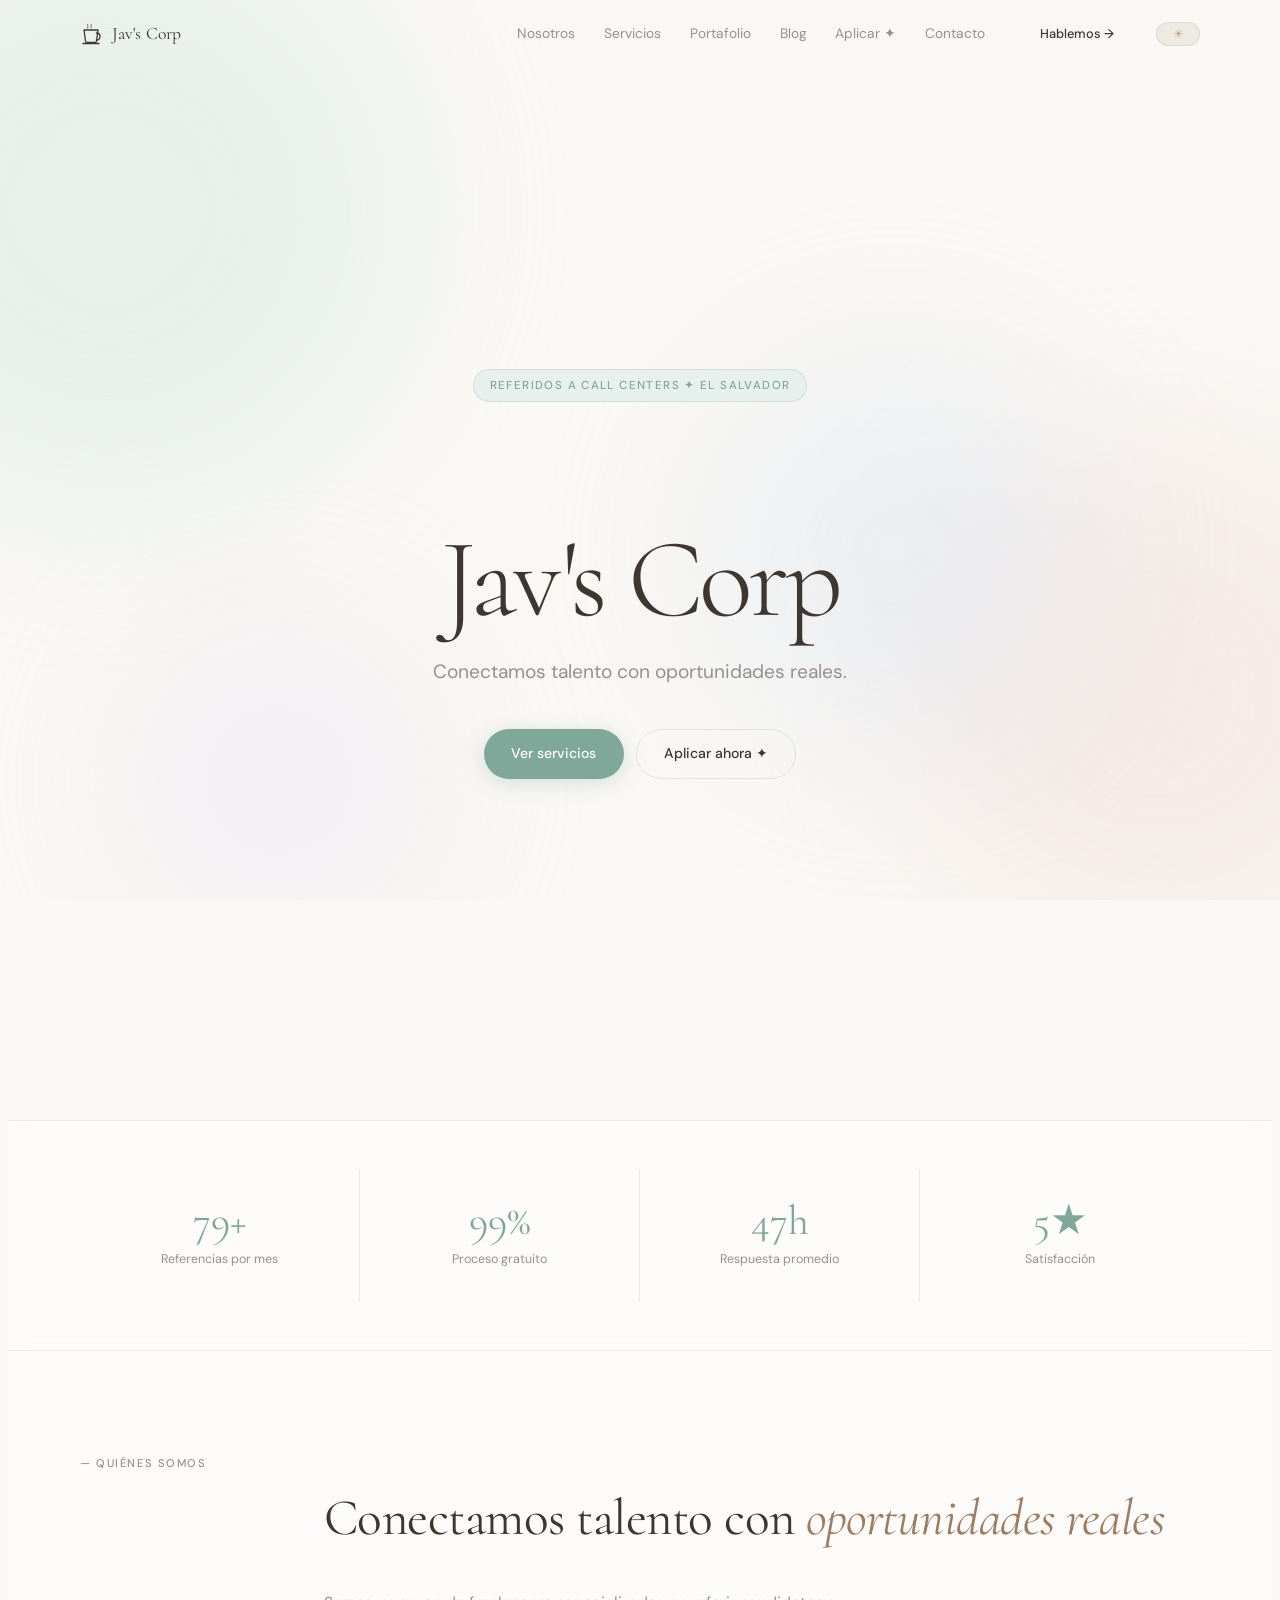
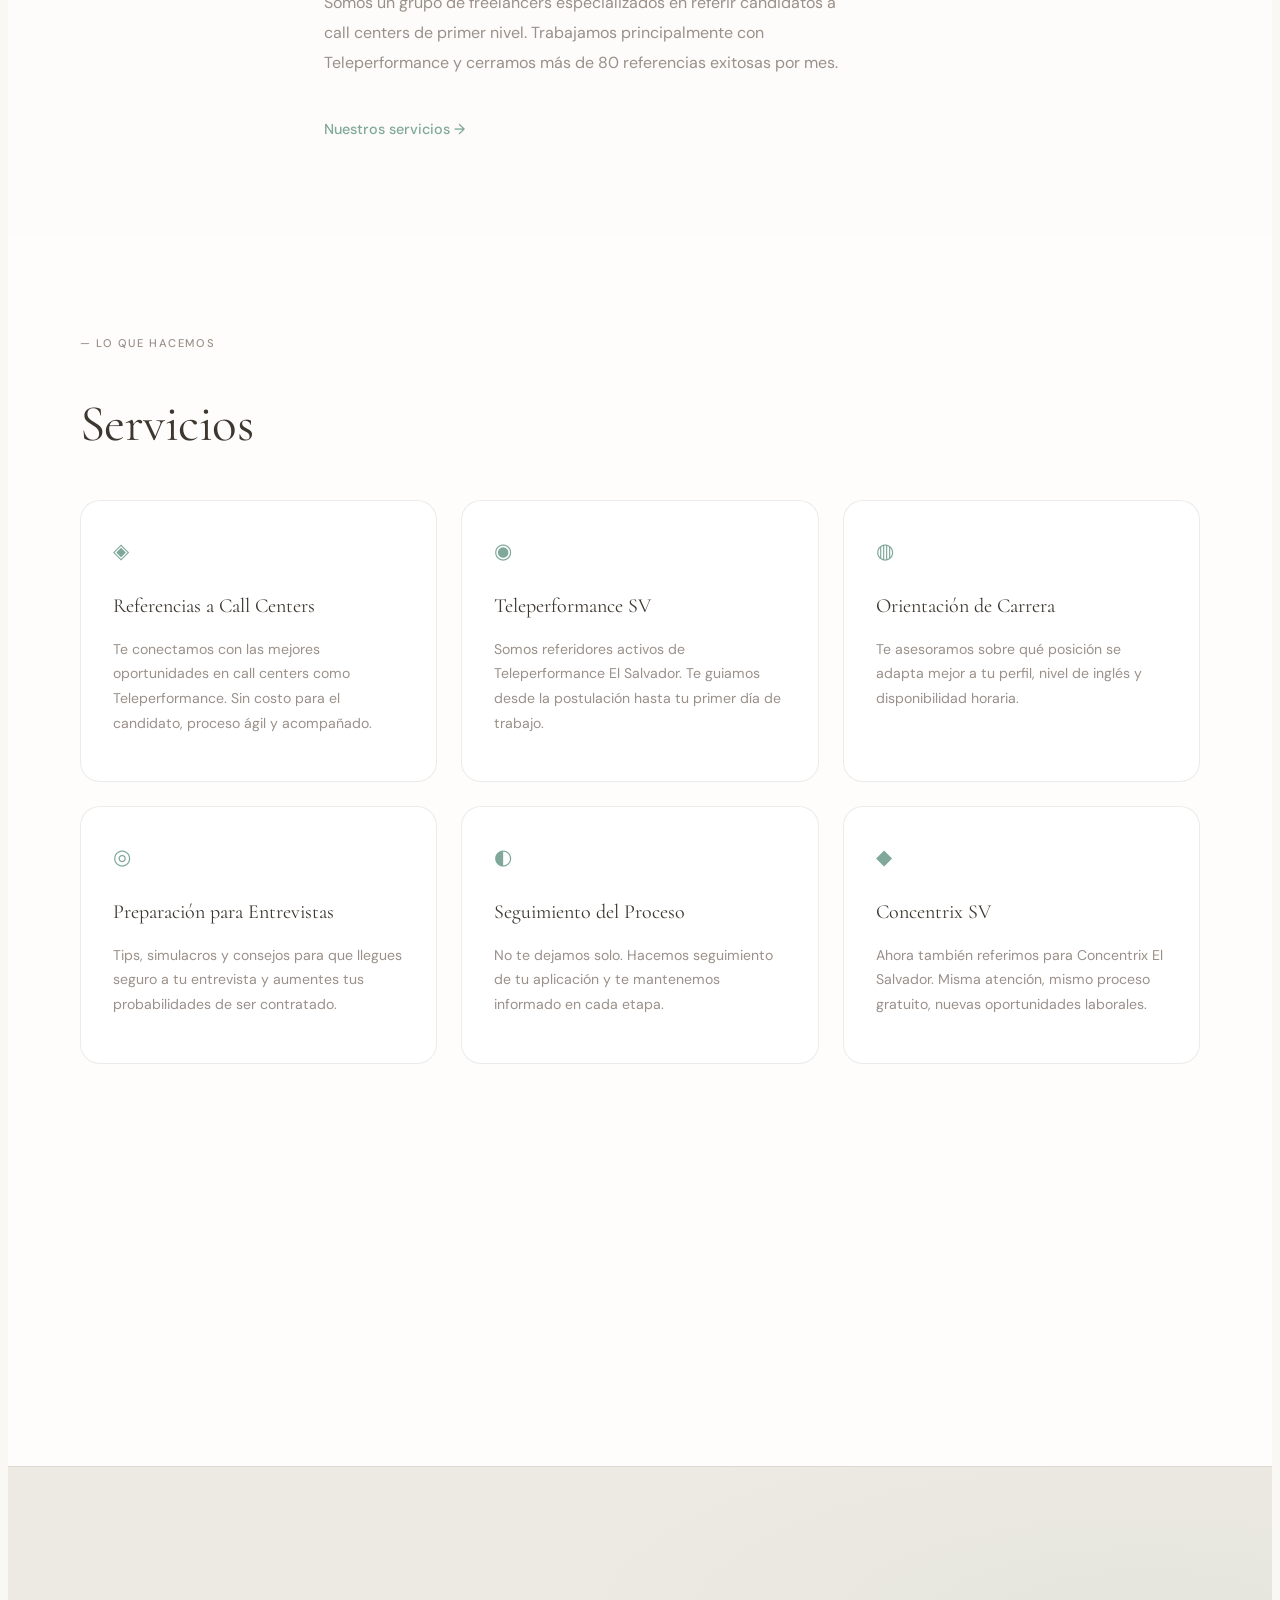
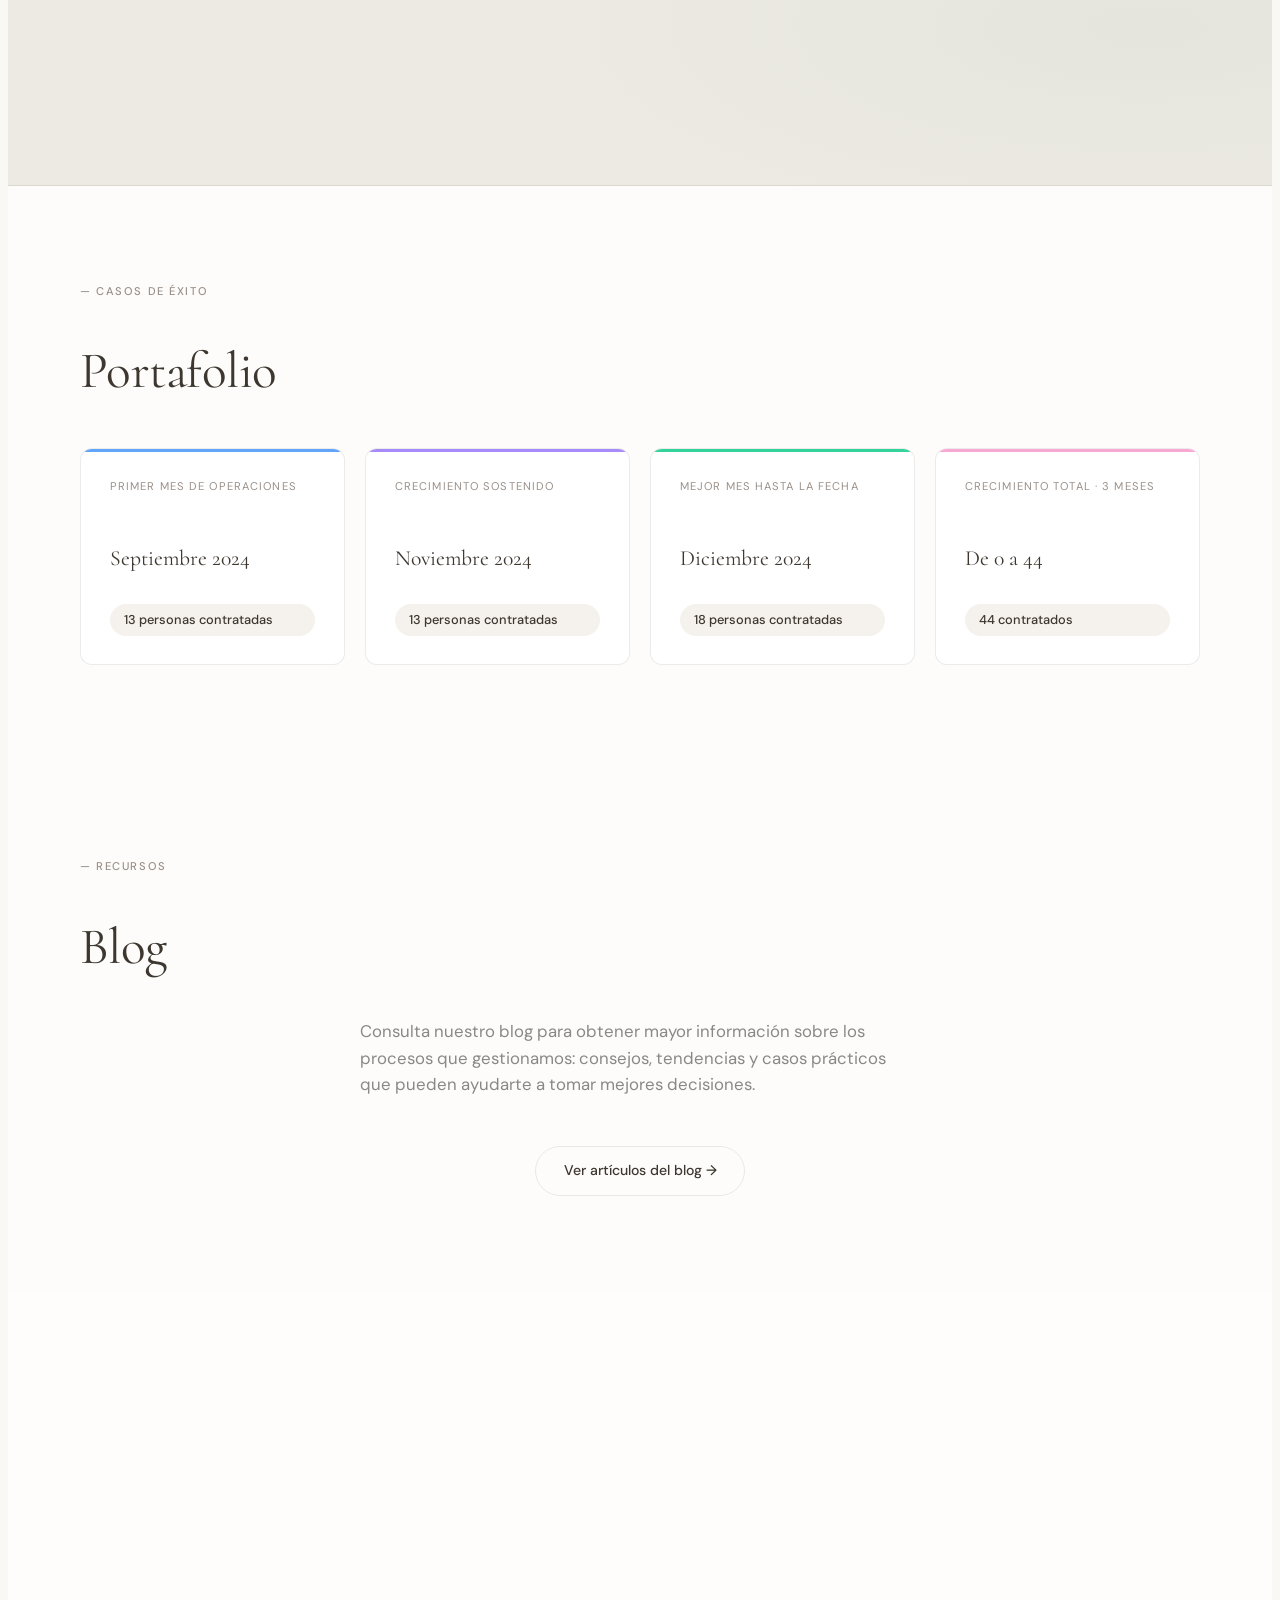
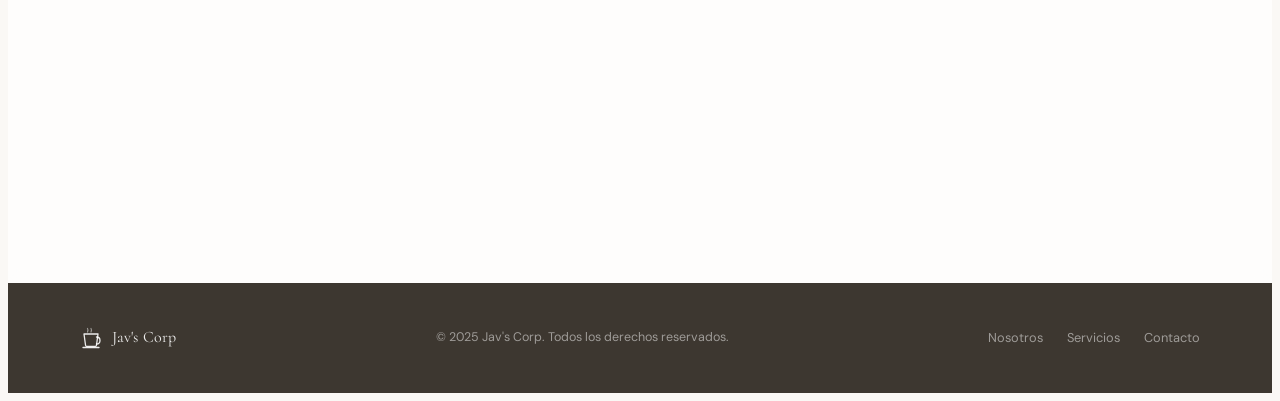
<file: index.html>
<!DOCTYPE html>
<html lang="es">
<head>
  <meta charset="UTF-8" />
  <meta name="viewport" content="width=device-width, initial-scale=1.0" />
  <title>Jav's Corp — Referidos a Call Centers</title>
  <meta name="description" content="Conectamos talento con oportunidades reales. Referidos a call centers en El Salvador." />
  <link rel="icon" type="image/svg+xml" href="assets/icon-cup.svg" />

  <!-- Google Fonts -->
  <link rel="preconnect" href="https://fonts.googleapis.com" />
  <link rel="preconnect" href="https://fonts.gstatic.com" crossorigin />
  <link href="https://fonts.googleapis.com/css2?family=Cormorant:ital,wght@0,300;0,400;0,600;1,300&family=DM+Sans:wght@300;400;500&display=swap" rel="stylesheet" />

  <link rel="stylesheet" href="view/style.css" />
</head>
<body data-page="index">

  <!-- ═══ CUSTOM CURSOR (JS inject) ═══ -->

  <!-- ═══ ANIMATED BG ═══ -->
  <div id="bg-canvas" aria-hidden="true">
    <div class="bg-blob bg-blob--1"></div>
    <div class="bg-blob bg-blob--2"></div>
    <div class="bg-blob bg-blob--3"></div>
    <div class="bg-blob bg-blob--4"></div>
  </div>

  <!-- ═══ NAV ═══ -->
  <nav id="main-nav" role="navigation" aria-label="Navegación principal">
    <div class="nav-inner">
      <a href="#" class="nav-logo" aria-label="Inicio">
        <svg class="nav-cup" viewBox="0 0 22 22" fill="none" xmlns="http://www.w3.org/2000/svg" aria-hidden="true">
          <path d="M7.5 5 Q8.5 3 7.5 1.5" stroke="currentColor" stroke-width="1.2" stroke-linecap="round" opacity="0.55"/>
          <path d="M11 5 Q12 3 11 1.5" stroke="currentColor" stroke-width="1.2" stroke-linecap="round" opacity="0.55"/>
          <path d="M4 7 L5.5 18 Q5.5 19.5 7 19.5 L15 19.5 Q16.5 19.5 16.5 18 L18 7 Z" stroke="currentColor" stroke-width="1.3" stroke-linejoin="round" fill="none"/>
          <path d="M16.5 10 Q20 10 20 13.5 Q20 17 16.5 17" stroke="currentColor" stroke-width="1.3" stroke-linecap="round" fill="none"/>
          <line x1="3" y1="20.5" x2="19" y2="20.5" stroke="currentColor" stroke-width="1.3" stroke-linecap="round"/>
        </svg>
        <span class="nav-brand">Jav's Corp</span>
      </a>

      <div id="nav-links" class="nav-links" role="list"></div>

      <a href="#contacto" class="btn btn--sm nav-cta">Hablemos →</a>

      <button id="theme-toggle" class="theme-toggle" aria-label="Cambiar tema">
        <span class="theme-toggle__icon theme-toggle__sun">☀︎</span>
        <span class="theme-toggle__icon theme-toggle__moon">☽</span>
      </button>

      <button id="menu-toggle" class="menu-toggle" aria-label="Menú" aria-expanded="false">☰</button>
    </div>

    <!-- Mobile drawer -->
    <div id="nav-drawer" class="nav-drawer" role="dialog" aria-modal="true">
      <div class="drawer-links" id="drawer-links"></div>
    </div>
  </nav>

  <!-- ═══ HERO ═══ -->
  <section id="hero">
    <div class="hero-bg-grid"></div>
    <div class="hero-blob hero-blob--1"></div>
    <div class="hero-blob hero-blob--2"></div>
    <div class="hero-blob hero-blob--3"></div>

    <div class="hero-content">
      <div class="hero-badge hero-animate">Referidos a Call Centers ✦ El Salvador</div>
      <h1 id="hero-title" class="hero-title hero-animate"></h1>
      <p  id="hero-tagline" class="hero-tagline hero-animate"></p>

      <div class="hero-actions hero-animate">
        <a href="#servicios" class="btn btn--primary">Ver servicios</a>
        <a href="aplicar.html" class="btn btn--ghost">Aplicar ahora ✦</a>
      </div>
    </div>


  </section>

  <!-- ═══ STATS ═══ -->
  <section id="stats" aria-label="Estadísticas">
    <div class="section-inner">
      <div id="stats-container" class="stats-grid"></div>
    </div>
  </section>

  <!-- ═══ SOBRE ═══ -->
  <section id="sobre" aria-labelledby="sobre-heading">
    <div class="section-inner section-inner--split">
      <div class="split-label" data-animate="fade-up">
        <span class="eyebrow">— Quiénes somos</span>
      </div>
      <div class="split-content">
        <h2 id="sobre-heading" class="section-title" data-animate="fade-up">
          Conectamos talento con <em>oportunidades reales</em>
        </h2>
        <p id="brand-desc" class="body-text" data-animate="fade-up"></p>
        <a href="#servicios" class="text-link" data-animate="fade-up">Nuestros servicios →</a>
      </div>
    </div>
  </section>

  <!-- ═══ SERVICIOS ═══ -->
  <section id="servicios" aria-labelledby="servicios-heading">
    <div class="section-inner">
      <div class="section-header" data-animate="fade-up">
        <span class="eyebrow">— Lo que hacemos</span>
        <h2 id="servicios-heading" class="section-title">Servicios</h2>
      </div>
      <div id="services-grid" class="services-grid"></div>
    </div>
  </section>

  <!-- ═══ CTA BAND ═══ -->
  <div class="cta-band" aria-label="Llamada a la acción">
    <div class="cta-band-inner">
      <p class="cta-band-text" data-animate="fade-up">¿Listo para llevar tu marca al siguiente nivel?</p>
      <a href="#contacto" class="btn btn--white" data-animate="fade-up">Empieza hoy →</a>
    </div>
  </div>

  <!-- ═══ PORTAFOLIO ═══ -->
  <section id="portafolio" aria-labelledby="portfolio-heading">
    <div class="section-inner">
      <div class="section-header" data-animate="fade-up">
        <span class="eyebrow">— Casos de éxito</span>
        <h2 id="portfolio-heading" class="section-title">Portafolio</h2>
      </div>
      <div id="portfolio-grid" class="portfolio-grid"></div>
    </div>
  </section>


  <!-- ═══ BLOG INVITACIÓN ═══ -->
  <section id="blog" aria-labelledby="blog-heading">
    <div class="section-inner">
      <div class="section-header" data-animate="fade-up">
        <span class="eyebrow">— Recursos</span>
        <h2 id="blog-heading" class="section-title">Blog</h2>
        <p class="section-subtitle" style="max-width:560px;margin:1rem auto 0;color:var(--text-muted,#888);font-size:1.05rem;line-height:1.6;">
          Consulta nuestro blog para obtener mayor información sobre los procesos que gestionamos: consejos, tendencias y casos prácticos que pueden ayudarte a tomar mejores decisiones.
        </p>
      </div>
      <div class="blog-footer" data-animate="fade-up" style="margin-top:2rem;">
        <a href="blog.html" class="btn btn--ghost">Ver artículos del blog →</a>
      </div>
    </div>
  </section>

  <!-- ═══ CONTACTO ═══ -->
  <section id="contacto" aria-labelledby="contacto-heading">
    <div class="section-inner section-inner--contact">
      <div class="contact-info" data-animate="fade-up">
        <span class="eyebrow">— Conversemos</span>
        <h2 id="contacto-heading" class="section-title">Escríbenos</h2>
        <div class="contact-details">
          <a id="contact-email"    href="#" class="contact-item">✉ —</a>
          <p id="contact-whatsapp" class="contact-item">📱 —</p>
          <p id="contact-social"   class="contact-item">◈ Redes —</p>
        </div>
        <a id="whatsapp-btn" href="#" class="btn-whatsapp" target="_blank" rel="noopener" aria-label="Escribir por WhatsApp">
          <span class="wa-icon">
            <svg viewBox="0 0 24 24" fill="currentColor" width="20" height="20" aria-hidden="true">
              <path d="M17.472 14.382c-.297-.149-1.758-.867-2.03-.967-.273-.099-.471-.148-.67.15-.197.297-.767.966-.94 1.164-.173.199-.347.223-.644.075-.297-.15-1.255-.463-2.39-1.475-.883-.788-1.48-1.761-1.653-2.059-.173-.297-.018-.458.13-.606.134-.133.298-.347.446-.52.149-.174.198-.298.298-.497.099-.198.05-.371-.025-.52-.075-.149-.669-1.612-.916-2.207-.242-.579-.487-.5-.669-.51-.173-.008-.371-.01-.57-.01-.198 0-.52.074-.792.372-.272.297-1.04 1.016-1.04 2.479 0 1.462 1.065 2.875 1.213 3.074.149.198 2.096 3.2 5.077 4.487.709.306 1.262.489 1.694.625.712.227 1.36.195 1.871.118.571-.085 1.758-.719 2.006-1.413.248-.694.248-1.289.173-1.413-.074-.124-.272-.198-.57-.347m-5.421 7.403h-.004a9.87 9.87 0 01-5.031-1.378l-.361-.214-3.741.982.998-3.648-.235-.374a9.86 9.86 0 01-1.51-5.26c.001-5.45 4.436-9.884 9.888-9.884 2.64 0 5.122 1.03 6.988 2.898a9.825 9.825 0 012.893 6.994c-.003 5.45-4.437 9.884-9.885 9.884m8.413-18.297A11.815 11.815 0 0012.05 0C5.495 0 .16 5.335.157 11.892c0 2.096.547 4.142 1.588 5.945L.057 24l6.305-1.654a11.882 11.882 0 005.683 1.448h.005c6.554 0 11.89-5.335 11.893-11.893a11.821 11.821 0 00-3.48-8.413z"/>
            </svg>
          </span>
          <span class="wa-text">Escribir por WhatsApp</span>
          <span class="wa-ripple"></span>
        </a>
      </div>

      <form id="contact-form" class="contact-form" novalidate data-animate="fade-up">
        <div class="form-group">
          <label for="f-name">Nombre</label>
          <input id="f-name" name="name" type="text" placeholder="Tu nombre" required />
        </div>
        <div class="form-group">
          <label for="f-email">Email</label>
          <input id="f-email" name="email" type="email" placeholder="tu@email.com" required />
        </div>
        <div class="form-group">
          <label for="f-msg">Mensaje</label>
          <textarea id="f-msg" name="message" rows="4" placeholder="Cuéntanos sobre tu proyecto…" required></textarea>
        </div>
        <button type="submit" class="btn btn--primary form-btn">Enviar mensaje</button>
      </form>
    </div>
  </section>

  <!-- ═══ FOOTER ═══ -->
  <footer id="main-footer">
    <div class="footer-inner">
      <a href="#" class="footer-logo" aria-label="Jav's Corp">
        <svg class="nav-cup" viewBox="0 0 22 22" fill="none" xmlns="http://www.w3.org/2000/svg" aria-hidden="true">
          <path d="M7.5 5 Q8.5 3 7.5 1.5" stroke="currentColor" stroke-width="1.2" stroke-linecap="round" opacity="0.55"/>
          <path d="M11 5 Q12 3 11 1.5" stroke="currentColor" stroke-width="1.2" stroke-linecap="round" opacity="0.55"/>
          <path d="M4 7 L5.5 18 Q5.5 19.5 7 19.5 L15 19.5 Q16.5 19.5 16.5 18 L18 7 Z" stroke="currentColor" stroke-width="1.3" stroke-linejoin="round" fill="none"/>
          <path d="M16.5 10 Q20 10 20 13.5 Q20 17 16.5 17" stroke="currentColor" stroke-width="1.3" stroke-linecap="round" fill="none"/>
          <line x1="3" y1="20.5" x2="19" y2="20.5" stroke="currentColor" stroke-width="1.3" stroke-linecap="round"/>
        </svg>
        <span class="nav-brand">Jav's Corp</span>
      </a>
      <p class="footer-copy">
        &copy; <span id="footer-year"></span> <span id="footer-name"></span>. Todos los derechos reservados.
      </p>
      <div class="footer-links">
        <a href="#sobre">Nosotros</a>
        <a href="#servicios">Servicios</a>
        <a href="#contacto">Contacto</a>
      </div>
    </div>
  </footer>

  <!-- MVC Scripts -->
  <script src="model/AppModel.js"></script>
  <script src="view/AppView.js"></script>
  <script src="controller/AppController.js"></script>
</body>
</html>
</file>
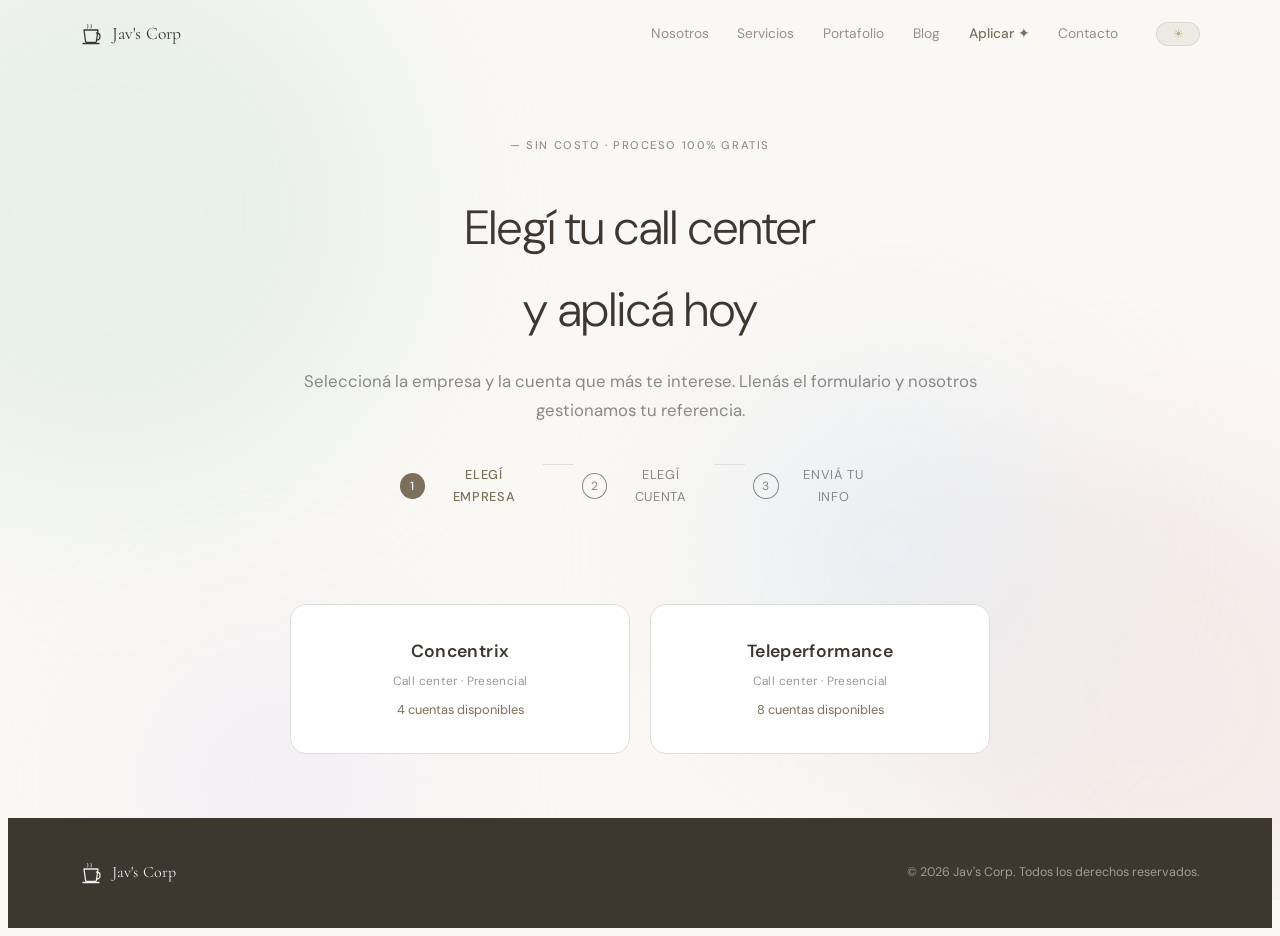
<file: aplicar.html>
<!DOCTYPE html>
<html lang="es">
<head>
  <meta charset="UTF-8" />
  <meta name="viewport" content="width=device-width, initial-scale=1.0" />
  <title>Aplicar — Jav's Corp</title>
  <meta name="description" content="Elegí tu call center y cuenta. Te referimos gratis a Concentrix o Teleperformance en El Salvador." />
  <link rel="icon" type="image/svg+xml" href="assets/icon-cup.svg" />
  <link rel="preconnect" href="https://fonts.googleapis.com" />
  <link rel="preconnect" href="https://fonts.gstatic.com" crossorigin />
  <link href="https://fonts.googleapis.com/css2?family=Cormorant:ital,wght@0,300;0,400;0,600;1,300&family=DM+Sans:wght@300;400;500&display=swap" rel="stylesheet" />
  <link rel="stylesheet" href="view/style.css" />
  <style>
    /* ── Page layout ── */
    .aplicar-hero {
      padding: 8rem 1.5rem 3rem;
      text-align: center;
      max-width: 680px;
      margin: 0 auto;
    }
    .aplicar-hero .eyebrow { display: block; margin-bottom: .75rem; }
    .aplicar-hero h1 { font-family: var(--font-serif); font-size: clamp(2rem,5vw,3rem); font-weight: 300; margin-bottom: 1rem; }
    .aplicar-hero p { color: var(--text-muted, #888); font-size: 1.05rem; line-height: 1.7; }

    /* ── Step indicator ── */
    .steps-bar {
      display: flex;
      justify-content: center;
      gap: 0;
      max-width: 480px;
      margin: 2.5rem auto 0;
    }
    .step-item {
      display: flex;
      align-items: center;
      gap: .5rem;
      font-size: .8rem;
      color: var(--text-muted, #888);
      letter-spacing: .05em;
      text-transform: uppercase;
    }
    .step-item.active { color: var(--accent, #7c6f5b); font-weight: 500; }
    .step-num {
      width: 24px; height: 24px;
      border-radius: 50%;
      border: 1px solid currentColor;
      display: flex; align-items: center; justify-content: center;
      font-size: .75rem;
    }
    .step-item.active .step-num { background: var(--accent, #7c6f5b); color: #fff; border-color: transparent; }
    .step-sep { width: 32px; height: 1px; background: var(--border, #ddd); margin: 0 .5rem; }

    /* ── Call center selector ── */
    .cc-selector {
      display: flex;
      gap: 1.25rem;
      justify-content: center;
      flex-wrap: wrap;
      max-width: 700px;
      margin: 3rem auto 0;
      padding: 0 1.5rem;
    }
    .cc-card {
      flex: 1;
      min-width: 260px;
      max-width: 300px;
      border: 1.5px solid var(--border, #ddd);
      border-radius: 16px;
      padding: 2rem 1.5rem;
      text-align: center;
      cursor: pointer;
      transition: border-color .2s, transform .2s, box-shadow .2s;
      background: var(--surface, #fff);
    }
    .cc-card:hover { transform: translateY(-3px); box-shadow: 0 8px 24px rgba(0,0,0,.08); }
    .cc-card.selected { border-color: var(--accent, #7c6f5b); box-shadow: 0 0 0 3px rgba(124,111,91,.12); }
    .cc-logo { font-size: 1.1rem; font-weight: 600; letter-spacing: .02em; margin-bottom: .5rem; }
    .cc-logo span { display: block; font-size: .75rem; font-weight: 300; color: var(--text-muted,#888); margin-top: .25rem; }
    .cc-count { font-size: .8rem; color: var(--accent,#7c6f5b); margin-top: .5rem; }

    /* ── Accounts grid ── */
    .accounts-section {
      max-width: 860px;
      margin: 2.5rem auto 0;
      padding: 0 1.5rem;
      display: none;
    }
    .accounts-section.visible { display: block; }
    .accounts-title {
      font-family: var(--font-serif);
      font-size: 1.4rem;
      font-weight: 300;
      margin-bottom: 1.5rem;
      text-align: center;
    }
    .accounts-grid {
      display: grid;
      grid-template-columns: repeat(auto-fill, minmax(240px, 1fr));
      gap: 1rem;
    }
    .account-card {
      border: 1.5px solid var(--border, #ddd);
      border-radius: 12px;
      padding: 1.25rem 1.25rem 1rem;
      background: var(--surface, #fff);
      cursor: pointer;
      transition: border-color .2s, box-shadow .2s;
      position: relative;
    }
    .account-card:hover { border-color: var(--accent,#7c6f5b); }
    .account-card.selected {
      border-color: var(--accent,#7c6f5b);
      box-shadow: 0 0 0 3px rgba(124,111,91,.12);
    }
    .account-card.selected::after {
      content: "✓";
      position: absolute;
      top: .75rem; right: .75rem;
      width: 20px; height: 20px;
      border-radius: 50%;
      background: var(--accent,#7c6f5b);
      color: #fff;
      font-size: .7rem;
      display: flex; align-items: center; justify-content: center;
    }
    .acc-name { font-weight: 500; font-size: .95rem; margin-bottom: .3rem; }
    .acc-type { font-size: .78rem; color: var(--text-muted,#888); margin-bottom: .6rem; }
    .acc-salary { font-size: .85rem; color: var(--accent,#7c6f5b); font-weight: 500; }
    .acc-bonus { font-size: .78rem; color: var(--text-muted,#888); margin-top: .2rem; }
    .acc-date { font-size: .75rem; color: var(--text-muted,#888); margin-top: .35rem; border-top: 1px solid var(--border,#eee); padding-top: .35rem; }

    /* ── Form ── */
    .apply-form-section {
      max-width: 560px;
      margin: 3rem auto 0;
      padding: 0 1.5rem 5rem;
      display: none;
    }
    .apply-form-section.visible { display: block; }
    .apply-form-section h2 {
      font-family: var(--font-serif);
      font-size: 1.5rem;
      font-weight: 300;
      margin-bottom: .5rem;
      text-align: center;
    }
    .selected-account-badge {
      text-align: center;
      margin-bottom: 1.75rem;
      font-size: .85rem;
      color: var(--text-muted,#888);
    }
    .selected-account-badge strong { color: var(--accent,#7c6f5b); }
    .apply-form { display: flex; flex-direction: column; gap: 1rem; }
    .apply-form .form-group { display: flex; flex-direction: column; gap: .35rem; }
    .apply-form label { font-size: .8rem; text-transform: uppercase; letter-spacing: .06em; color: var(--text-muted,#888); }
    .apply-form input, .apply-form select {
      padding: .75rem 1rem;
      border: 1.5px solid var(--border,#ddd);
      border-radius: 8px;
      background: var(--surface,#fff);
      color: var(--text,#333);
      font-family: var(--font-sans);
      font-size: .95rem;
      transition: border-color .2s;
    }
    .apply-form input:focus, .apply-form select:focus {
      outline: none;
      border-color: var(--accent,#7c6f5b);
    }
    .apply-form .btn { margin-top: .5rem; width: 100%; justify-content: center; }

    /* ── Success ── */
    .success-msg {
      display: none;
      text-align: center;
      padding: 3rem 1.5rem;
      max-width: 480px;
      margin: 0 auto;
    }
    .success-msg.visible { display: block; }
    .success-icon { font-size: 3rem; margin-bottom: 1rem; }
    .success-msg h2 { font-family: var(--font-serif); font-size: 1.8rem; font-weight: 300; margin-bottom: .75rem; }
    .success-msg p { color: var(--text-muted,#888); line-height: 1.7; }

    /* ── Responsive ── */
    @media (max-width: 480px) {
      .cc-card { min-width: 100%; }
    }
  </style>
</head>
<body>

  <div id="bg-canvas" aria-hidden="true">
    <div class="bg-blob bg-blob--1"></div>
    <div class="bg-blob bg-blob--2"></div>
    <div class="bg-blob bg-blob--3"></div>
    <div class="bg-blob bg-blob--4"></div>
  </div>

  <!-- NAV -->
  <nav id="main-nav" role="navigation">
    <div class="nav-inner">
      <a href="index.html" class="nav-logo">
        <svg class="nav-cup" viewBox="0 0 22 22" fill="none" xmlns="http://www.w3.org/2000/svg">
          <path d="M7.5 5 Q8.5 3 7.5 1.5" stroke="currentColor" stroke-width="1.2" stroke-linecap="round" opacity="0.55"/>
          <path d="M11 5 Q12 3 11 1.5" stroke="currentColor" stroke-width="1.2" stroke-linecap="round" opacity="0.55"/>
          <path d="M4 7 L5.5 18 Q5.5 19.5 7 19.5 L15 19.5 Q16.5 19.5 16.5 18 L18 7 Z" stroke="currentColor" stroke-width="1.3" stroke-linejoin="round" fill="none"/>
          <path d="M16.5 10 Q20 10 20 13.5 Q20 17 16.5 17" stroke="currentColor" stroke-width="1.3" stroke-linecap="round" fill="none"/>
          <line x1="3" y1="20.5" x2="19" y2="20.5" stroke="currentColor" stroke-width="1.3" stroke-linecap="round"/>
        </svg>
        <span class="nav-brand">Jav's Corp</span>
      </a>
      <div class="nav-links">
        <a href="index.html#sobre"      class="nav-link">Nosotros</a>
        <a href="index.html#servicios"  class="nav-link">Servicios</a>
        <a href="index.html#portafolio" class="nav-link">Portafolio</a>
        <a href="blog.html"             class="nav-link">Blog</a>
        <a href="aplicar.html"          class="nav-link" style="color:var(--accent,#7c6f5b);font-weight:500;">Aplicar ✦</a>
        <a href="index.html#contacto"   class="nav-link">Contacto</a>
      </div>
      <button id="theme-toggle" class="theme-toggle" aria-label="Cambiar tema">
        <span class="theme-toggle__icon theme-toggle__sun">☀︎</span>
        <span class="theme-toggle__icon theme-toggle__moon">☽</span>
      </button>
      <button id="menu-toggle" class="menu-toggle" aria-label="Menú" aria-expanded="false">☰</button>
    </div>
    <div id="nav-drawer" class="nav-drawer" role="dialog" aria-modal="true">
      <div class="drawer-links">
        <a href="index.html#sobre"      class="nav-link">Nosotros</a>
        <a href="index.html#servicios"  class="nav-link">Servicios</a>
        <a href="index.html#portafolio" class="nav-link">Portafolio</a>
        <a href="blog.html"             class="nav-link">Blog</a>
        <a href="aplicar.html"          class="nav-link">Aplicar ✦</a>
        <a href="index.html#contacto"   class="nav-link">Contacto</a>
      </div>
    </div>
  </nav>

  <!-- HERO -->
  <div class="aplicar-hero">
    <span class="eyebrow">— Sin costo · Proceso 100% gratis</span>
    <h1>Elegí tu call center<br>y aplicá hoy</h1>
    <p>Seleccioná la empresa y la cuenta que más te interese. Llenás el formulario y nosotros gestionamos tu referencia.</p>

    <div class="steps-bar">
      <div class="step-item active" id="step1-ind">
        <span class="step-num">1</span> Elegí empresa
      </div>
      <div class="step-sep"></div>
      <div class="step-item" id="step2-ind">
        <span class="step-num">2</span> Elegí cuenta
      </div>
      <div class="step-sep"></div>
      <div class="step-item" id="step3-ind">
        <span class="step-num">3</span> Enviá tu info
      </div>
    </div>
  </div>

  <!-- STEP 1: ELEGIR CALL CENTER -->
  <div class="cc-selector" id="step1">
    <div class="cc-card" id="cc-concentrix" onclick="selectCC('concentrix')">
      <div class="cc-logo">Concentrix <span>Call center · Presencial</span></div>
      <div class="cc-count">4 cuentas disponibles</div>
    </div>
    <div class="cc-card" id="cc-teleperformance" onclick="selectCC('teleperformance')">
      <div class="cc-logo">Teleperformance <span>Call center · Presencial</span></div>
      <div class="cc-count">8 cuentas disponibles</div>
    </div>
  </div>

  <!-- STEP 2: ELEGIR CUENTA -->
  <div class="accounts-section" id="step2">
    <p class="accounts-title" id="accounts-title">Elegí la cuenta que te interesa</p>
    <div class="accounts-grid" id="accounts-grid"></div>
    <div style="text-align:center;margin-top:1.5rem;">
      <button class="btn btn--ghost" onclick="backToCC()" style="font-size:.85rem;">← Cambiar empresa</button>
    </div>
  </div>

  <!-- STEP 3: FORMULARIO -->
  <div class="apply-form-section" id="step3">
    <h2>Completá tu información</h2>
    <div class="selected-account-badge">
      Aplicando a: <strong id="badge-cc"></strong> · <strong id="badge-account"></strong>
    </div>

    <form class="apply-form" id="apply-form">
      <div class="form-group">
        <label for="f-nombre">Nombre completo</label>
        <input id="f-nombre" name="nombre" type="text" placeholder="Tu nombre completo" required />
      </div>
      <div class="form-group">
        <label for="f-tel">Teléfono / WhatsApp</label>
        <input id="f-tel" name="telefono" type="tel" placeholder="+503 0000-0000" required />
      </div>
      <div class="form-group">
        <label for="f-email">Correo electrónico</label>
        <input id="f-email" name="email" type="email" placeholder="tu@email.com" required />
      </div>
      <div class="form-group">
        <label for="f-ingles">Nivel de inglés</label>
        <select id="f-ingles" name="ingles" required>
          <option value="" disabled selected>Seleccioná tu nivel</option>
          <option value="B1">B1 — Intermedio</option>
          <option value="B2">B2 — Intermedio alto</option>
          <option value="C1">C1 — Avanzado</option>
          <option value="Nativo">Inglés nativo</option>
        </select>
      </div>
      <div class="form-group">
        <label for="f-exp">¿Tenés experiencia en call center?</label>
        <select id="f-exp" name="experiencia" required>
          <option value="" disabled selected>Seleccioná una opción</option>
          <option value="Sin experiencia">No, es mi primera vez</option>
          <option value="Menos de 1 año">Sí, menos de 1 año</option>
          <option value="1-2 años">Sí, 1 a 2 años</option>
          <option value="Más de 2 años">Sí, más de 2 años</option>
        </select>
      </div>
      <input type="hidden" id="f-cc" name="call_center" />
      <input type="hidden" id="f-cuenta" name="cuenta" />
      <button type="submit" class="btn btn--primary">Enviar aplicación →</button>
      <button type="button" class="btn btn--ghost" onclick="backToAccounts()" style="font-size:.85rem;">← Cambiar cuenta</button>
    </form>
  </div>

  <!-- SUCCESS -->
  <div class="success-msg" id="success">
    <div class="success-icon">✦</div>
    <h2>¡Aplicación recibida!</h2>
    <p>Recibimos tu información. Nos pondremos en contacto por WhatsApp en las próximas horas para coordinar tu referencia.</p>
    <br>
    <a href="index.html" class="btn btn--ghost" style="margin-top:.5rem;">← Volver al inicio</a>
  </div>

  <!-- FOOTER -->
  <footer id="main-footer" style="margin-top:4rem;">
    <div class="footer-inner">
      <a href="index.html" class="footer-logo" aria-label="Jav's Corp">
        <svg class="nav-cup" viewBox="0 0 22 22" fill="none" xmlns="http://www.w3.org/2000/svg" aria-hidden="true">
          <path d="M7.5 5 Q8.5 3 7.5 1.5" stroke="currentColor" stroke-width="1.2" stroke-linecap="round" opacity="0.55"/>
          <path d="M11 5 Q12 3 11 1.5" stroke="currentColor" stroke-width="1.2" stroke-linecap="round" opacity="0.55"/>
          <path d="M4 7 L5.5 18 Q5.5 19.5 7 19.5 L15 19.5 Q16.5 19.5 16.5 18 L18 7 Z" stroke="currentColor" stroke-width="1.3" stroke-linejoin="round" fill="none"/>
          <path d="M16.5 10 Q20 10 20 13.5 Q20 17 16.5 17" stroke="currentColor" stroke-width="1.3" stroke-linecap="round" fill="none"/>
          <line x1="3" y1="20.5" x2="19" y2="20.5" stroke="currentColor" stroke-width="1.3" stroke-linecap="round"/>
        </svg>
        <span class="nav-brand">Jav's Corp</span>
      </a>
      <p class="footer-copy">&copy; <span id="footer-year"></span> Jav's Corp. Todos los derechos reservados.</p>
    </div>
  </footer>

  <script src="model/AppModel.js"></script>
  <script src="view/AppView.js"></script>
  <script>
    document.getElementById('footer-year').textContent = new Date().getFullYear();

    // ── Theme toggle (reuse from main) ──
    const saved = localStorage.getItem('jc-theme');
    if (saved) document.documentElement.setAttribute('data-theme', saved);
    document.getElementById('theme-toggle').addEventListener('click', () => {
      const isDark = document.documentElement.getAttribute('data-theme') === 'dark';
      const next = isDark ? 'light' : 'dark';
      document.documentElement.setAttribute('data-theme', next);
      localStorage.setItem('jc-theme', next);
    });

    // ── Mobile menu ──
    document.getElementById('menu-toggle').addEventListener('click', function() {
      const drawer = document.getElementById('nav-drawer');
      const open = drawer.classList.toggle('open');
      this.setAttribute('aria-expanded', open);
      this.textContent = open ? '✕' : '☰';
    });

    // ── Data ──
    const ACCOUNTS = {
      concentrix: [
        { name: 'JetBlue', type: 'Aerolínea · Servicio al cliente', salary: '$700 base', bonus: '$100 de bono', date: null },
        { name: 'Back Office', type: 'Creación de casos JetBlue · Requiere experiencia previa', salary: '$950 base', bonus: '$200 de bono', date: null },
        { name: 'Rentokil', type: 'Ventas · Agendar citas de fumigación', salary: '$700 base', bonus: '$100 de bono + comisiones ilimitadas', date: null },
        { name: "Sam's Club", type: 'Servicio al cliente · Trabajo desde casa', salary: '$700 base', bonus: '$100 de bono + $25 conectividad', date: null },
      ],
      teleperformance: [
        { name: 'Chime', type: 'Meraki · Servicios financieros', salary: '$730 base', bonus: null, date: 'Trn inicia May 18 y 19' },
        { name: 'Eventbrite', type: 'Meraki · Plataforma de eventos', salary: '$730 base', bonus: null, date: 'Trn inicia May 20' },
        { name: 'FedEx', type: 'Century · Logística y envíos', salary: '$750 base', bonus: null, date: 'Trn inicia May 27' },
        { name: 'Massachusetts', type: 'Primavera · Servicios gubernamentales', salary: '$720 base', bonus: null, date: 'Trn inicia May 25' },
        { name: 'Internet Air', type: 'Primavera · Servicios de internet', salary: '$730 base', bonus: null, date: 'Trn inicia May 18' },
        { name: 'Cricket', type: 'Primavera · Telecomunicaciones', salary: '$730 base', bonus: null, date: 'Trn inicia May 25' },
        { name: 'Uverse', type: 'Primavera · Servicios de TV e internet', salary: '$730 base', bonus: null, date: 'Trn inicia May 15' },
        { name: 'BBL', type: 'Primavera · Servicios financieros', salary: '$730 base', bonus: null, date: 'Trn inicia May 25' },
      ],
    };

    let selectedCC = null;
    let selectedAccount = null;

    function selectCC(cc) {
      selectedCC = cc;
      document.getElementById('cc-concentrix').classList.toggle('selected', cc === 'concentrix');
      document.getElementById('cc-teleperformance').classList.toggle('selected', cc === 'teleperformance');

      // Update step indicators
      document.getElementById('step1-ind').classList.remove('active');
      document.getElementById('step2-ind').classList.add('active');

      // Render accounts
      const label = cc === 'concentrix' ? 'Concentrix' : 'Teleperformance';
      document.getElementById('accounts-title').textContent = `Cuentas disponibles en ${label}`;
      const grid = document.getElementById('accounts-grid');
      grid.innerHTML = ACCOUNTS[cc].map((acc, i) => `
        <div class="account-card" id="acc-${i}" onclick="selectAccount(${i})">
          <div class="acc-name">${acc.name}</div>
          <div class="acc-type">${acc.type}</div>
          <div class="acc-salary">${acc.salary}</div>
          ${acc.bonus ? `<div class="acc-bonus">${acc.bonus}</div>` : ''}
          ${acc.date ? `<div class="acc-date">📅 ${acc.date}</div>` : ''}
        </div>
      `).join('');

      document.getElementById('step2').classList.add('visible');
      document.getElementById('step2').scrollIntoView({ behavior: 'smooth', block: 'start' });
    }

    function selectAccount(i) {
      selectedAccount = ACCOUNTS[selectedCC][i];
      document.querySelectorAll('.account-card').forEach(c => c.classList.remove('selected'));
      document.getElementById('acc-' + i).classList.add('selected');

      // Update step
      document.getElementById('step2-ind').classList.remove('active');
      document.getElementById('step3-ind').classList.add('active');

      // Update form badge
      const ccLabel = selectedCC === 'concentrix' ? 'Concentrix' : 'Teleperformance';
      document.getElementById('badge-cc').textContent = ccLabel;
      document.getElementById('badge-account').textContent = selectedAccount.name;
      document.getElementById('f-cc').value = ccLabel;
      document.getElementById('f-cuenta').value = selectedAccount.name;

      document.getElementById('step3').classList.add('visible');
      setTimeout(() => {
        document.getElementById('step3').scrollIntoView({ behavior: 'smooth', block: 'start' });
      }, 100);
    }

    function backToCC() {
      selectedCC = null;
      selectedAccount = null;
      document.getElementById('step2').classList.remove('visible');
      document.getElementById('step3').classList.remove('visible');
      document.getElementById('step1-ind').classList.add('active');
      document.getElementById('step2-ind').classList.remove('active');
      document.getElementById('step3-ind').classList.remove('active');
      document.getElementById('step1').scrollIntoView({ behavior: 'smooth', block: 'start' });
    }

    function backToAccounts() {
      document.getElementById('step3').classList.remove('visible');
      document.getElementById('step2-ind').classList.add('active');
      document.getElementById('step3-ind').classList.remove('active');
      document.getElementById('step2').scrollIntoView({ behavior: 'smooth', block: 'start' });
    }

    // ── Form submit → Google Sheets via Apps Script ──
    // INSTRUCCIONES: Reemplazá SCRIPT_URL con tu URL de Google Apps Script Web App
    // Guía rápida al final de este archivo en los comentarios.
    const SCRIPT_URL = 'https://script.google.com/macros/s/AKfycbxaW-c6y9D4XjsfpdETfTZdkTnV5lB56Vuua_j-QxBo1KNOzCCIHUs0--vu8dLNf-7sAQ/exec';

    document.getElementById('apply-form').addEventListener('submit', function(e) {
      e.preventDefault();
      const btn = this.querySelector('button[type=submit]');
      btn.textContent = 'Enviando…';
      btn.disabled = true;

      const params = new URLSearchParams({
        nombre:      document.getElementById('f-nombre').value,
        telefono:    document.getElementById('f-tel').value,
        email:       document.getElementById('f-email').value,
        ingles:      document.getElementById('f-ingles').value,
        experiencia: document.getElementById('f-exp').value,
        call_center: document.getElementById('f-cc').value,
        cuenta:      document.getElementById('f-cuenta').value,
        fecha:       new Date().toLocaleString('es-SV'),
      });

      // Usamos un iframe oculto para evitar problemas de CORS con Apps Script
      const iframe = document.createElement('iframe');
      iframe.style.display = 'none';
      document.body.appendChild(iframe);

      fetch(SCRIPT_URL + '?' + params.toString(), {
        method: 'GET',
        mode: 'no-cors',
      }).catch(() => {});

      // Mostrar éxito después de 1.5s
      setTimeout(() => {
        document.getElementById('step1').style.display = 'none';
        document.getElementById('step2').style.display = 'none';
        document.getElementById('step3').style.display = 'none';
        document.getElementById('success').classList.add('visible');
        document.getElementById('success').scrollIntoView({ behavior: 'smooth' });
      }, 1500);
    });

    /*
    ══════════════════════════════════════════════════════
    CÓMO CONECTAR CON GOOGLE SHEETS (5 minutos):

    1. Abrí Google Sheets → creá una hoja nueva llamada "Aplicaciones"
    2. Columnas: Fecha | Nombre | Teléfono | Email | Inglés | Experiencia | Call Center | Cuenta
    3. Extensiones → Apps Script → pegá este código:

    function doGet(e) {
      const sheet = SpreadsheetApp.getActiveSpreadsheet().getSheetByName('Aplicaciones');
      const p = e.parameter;
      sheet.appendRow([
        p.fecha, p.nombre, p.telefono, p.email,
        p.ingles, p.experiencia, p.call_center, p.cuenta
      ]);
      return ContentService.createTextOutput('OK');
    }

    4. Implementar → Nueva implementación → Aplicación web
       - Ejecutar como: Yo
       - Quién tiene acceso: Cualquier persona
    5. Copiá la URL y pegala en SCRIPT_URL arriba.
    ══════════════════════════════════════════════════════
    */
  </script>
</body>
</html>
</file>
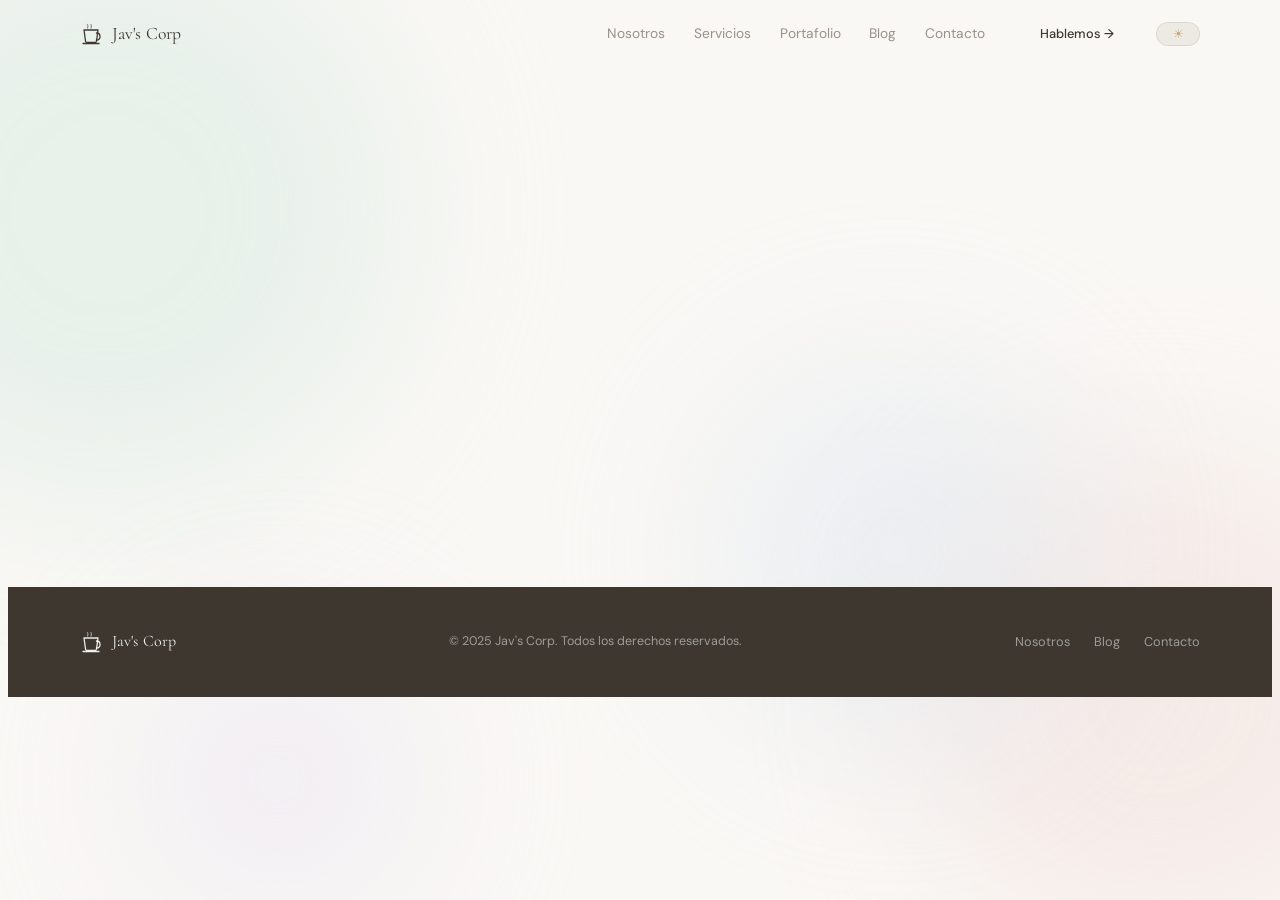
<file: article.html>
<!DOCTYPE html>
<html lang="es">
<head>
  <meta charset="UTF-8" />
  <meta name="viewport" content="width=device-width, initial-scale=1.0" />
  <title>Artículo — Jav's Corp</title>
  <link rel="icon" type="image/svg+xml" href="assets/icon-cup.svg" />
  <link rel="preconnect" href="https://fonts.googleapis.com" />
  <link rel="preconnect" href="https://fonts.gstatic.com" crossorigin />
  <link href="https://fonts.googleapis.com/css2?family=Cormorant:ital,wght@0,300;0,400;0,600;1,300&family=DM+Sans:wght@300;400;500&display=swap" rel="stylesheet" />
  <link rel="stylesheet" href="view/style.css" />
</head>
<body data-page="article">

  <div id="bg-canvas" aria-hidden="true">
    <div class="bg-blob bg-blob--1"></div>
    <div class="bg-blob bg-blob--2"></div>
    <div class="bg-blob bg-blob--3"></div>
    <div class="bg-blob bg-blob--4"></div>
  </div>

  <nav id="main-nav" role="navigation">
    <div class="nav-inner">
      <a href="index.html" class="nav-logo" aria-label="Inicio">
        <svg class="nav-cup" viewBox="0 0 22 22" fill="none" xmlns="http://www.w3.org/2000/svg" aria-hidden="true">
          <path d="M7.5 5 Q8.5 3 7.5 1.5" stroke="currentColor" stroke-width="1.2" stroke-linecap="round" opacity="0.55"/>
          <path d="M11 5 Q12 3 11 1.5" stroke="currentColor" stroke-width="1.2" stroke-linecap="round" opacity="0.55"/>
          <path d="M4 7 L5.5 18 Q5.5 19.5 7 19.5 L15 19.5 Q16.5 19.5 16.5 18 L18 7 Z" stroke="currentColor" stroke-width="1.3" stroke-linejoin="round" fill="none"/>
          <path d="M16.5 10 Q20 10 20 13.5 Q20 17 16.5 17" stroke="currentColor" stroke-width="1.3" stroke-linecap="round" fill="none"/>
          <line x1="3" y1="20.5" x2="19" y2="20.5" stroke="currentColor" stroke-width="1.3" stroke-linecap="round"/>
        </svg>
        <span class="nav-brand">Jav's Corp</span>
      </a>
      <div class="nav-links">
        <a href="index.html#sobre"      class="nav-link">Nosotros</a>
        <a href="index.html#servicios"  class="nav-link">Servicios</a>
        <a href="index.html#portafolio" class="nav-link">Portafolio</a>
        <a href="blog.html"             class="nav-link">Blog</a>
        <a href="index.html#contacto"   class="nav-link">Contacto</a>
      </div>
      <a href="index.html#contacto" class="btn btn--sm nav-cta">Hablemos →</a>
      <button id="theme-toggle" class="theme-toggle" aria-label="Cambiar tema">
        <span class="theme-toggle__icon theme-toggle__sun">☀︎</span>
        <span class="theme-toggle__icon theme-toggle__moon">☽</span>
      </button>
      <button id="menu-toggle" class="menu-toggle" aria-label="Menú" aria-expanded="false">☰</button>
    </div>
    <div id="nav-drawer" class="nav-drawer">
      <a href="index.html#sobre"      class="nav-link">Nosotros</a>
      <a href="index.html#servicios"  class="nav-link">Servicios</a>
      <a href="index.html#portafolio" class="nav-link">Portafolio</a>
      <a href="blog.html"             class="nav-link">Blog</a>
      <a href="index.html#contacto"   class="nav-link">Contacto</a>
    </div>
  </nav>

  <main>
    <article class="article-page section-inner">
      <!-- Back link -->
      <a href="blog.html" class="article-back" data-animate="fade-up">← Volver al blog</a>

      <!-- Meta -->
      <div class="article-meta" data-animate="fade-up">
        <span class="blog-tag" id="article-tag"></span>
        <span class="blog-date" id="article-date"></span>
        <span class="blog-read" id="article-read"></span>
      </div>

      <!-- Title -->
      <h1 class="article-title" id="article-title" data-animate="fade-up"></h1>
      <p class="article-excerpt" id="article-excerpt" data-animate="fade-up"></p>

      <hr class="article-divider" data-animate="fade-up" />

      <!-- Body -->
      <div class="article-body prose" id="article-body" data-animate="fade-up"></div>

      <!-- CTA -->
      <div class="article-cta" data-animate="fade-up">
        <p>¿Querés aplicar con una referencia directa?</p>
        <a href="https://wa.me/50372699393" target="_blank" rel="noopener" class="btn btn--primary">Escribir por WhatsApp →</a>
      </div>
    </article>
  </main>

  <footer id="main-footer">
    <div class="footer-inner">
      <a href="index.html" class="footer-logo">
        <svg class="nav-cup" viewBox="0 0 22 22" fill="none" xmlns="http://www.w3.org/2000/svg" aria-hidden="true">
          <path d="M7.5 5 Q8.5 3 7.5 1.5" stroke="currentColor" stroke-width="1.2" stroke-linecap="round" opacity="0.55"/>
          <path d="M11 5 Q12 3 11 1.5" stroke="currentColor" stroke-width="1.2" stroke-linecap="round" opacity="0.55"/>
          <path d="M4 7 L5.5 18 Q5.5 19.5 7 19.5 L15 19.5 Q16.5 19.5 16.5 18 L18 7 Z" stroke="currentColor" stroke-width="1.3" stroke-linejoin="round" fill="none"/>
          <path d="M16.5 10 Q20 10 20 13.5 Q20 17 16.5 17" stroke="currentColor" stroke-width="1.3" stroke-linecap="round" fill="none"/>
          <line x1="3" y1="20.5" x2="19" y2="20.5" stroke="currentColor" stroke-width="1.3" stroke-linecap="round"/>
        </svg>
        <span class="nav-brand">Jav's Corp</span>
      </a>
      <p class="footer-copy">&copy; 2025 Jav's Corp. Todos los derechos reservados.</p>
      <div class="footer-links">
        <a href="index.html#sobre">Nosotros</a>
        <a href="blog.html">Blog</a>
        <a href="index.html#contacto">Contacto</a>
      </div>
    </div>
  </footer>

  <script src="model/AppModel.js"></script>
  <script src="view/AppView.js"></script>
  <script src="controller/AppController.js"></script>
</body>
</html>
</file>
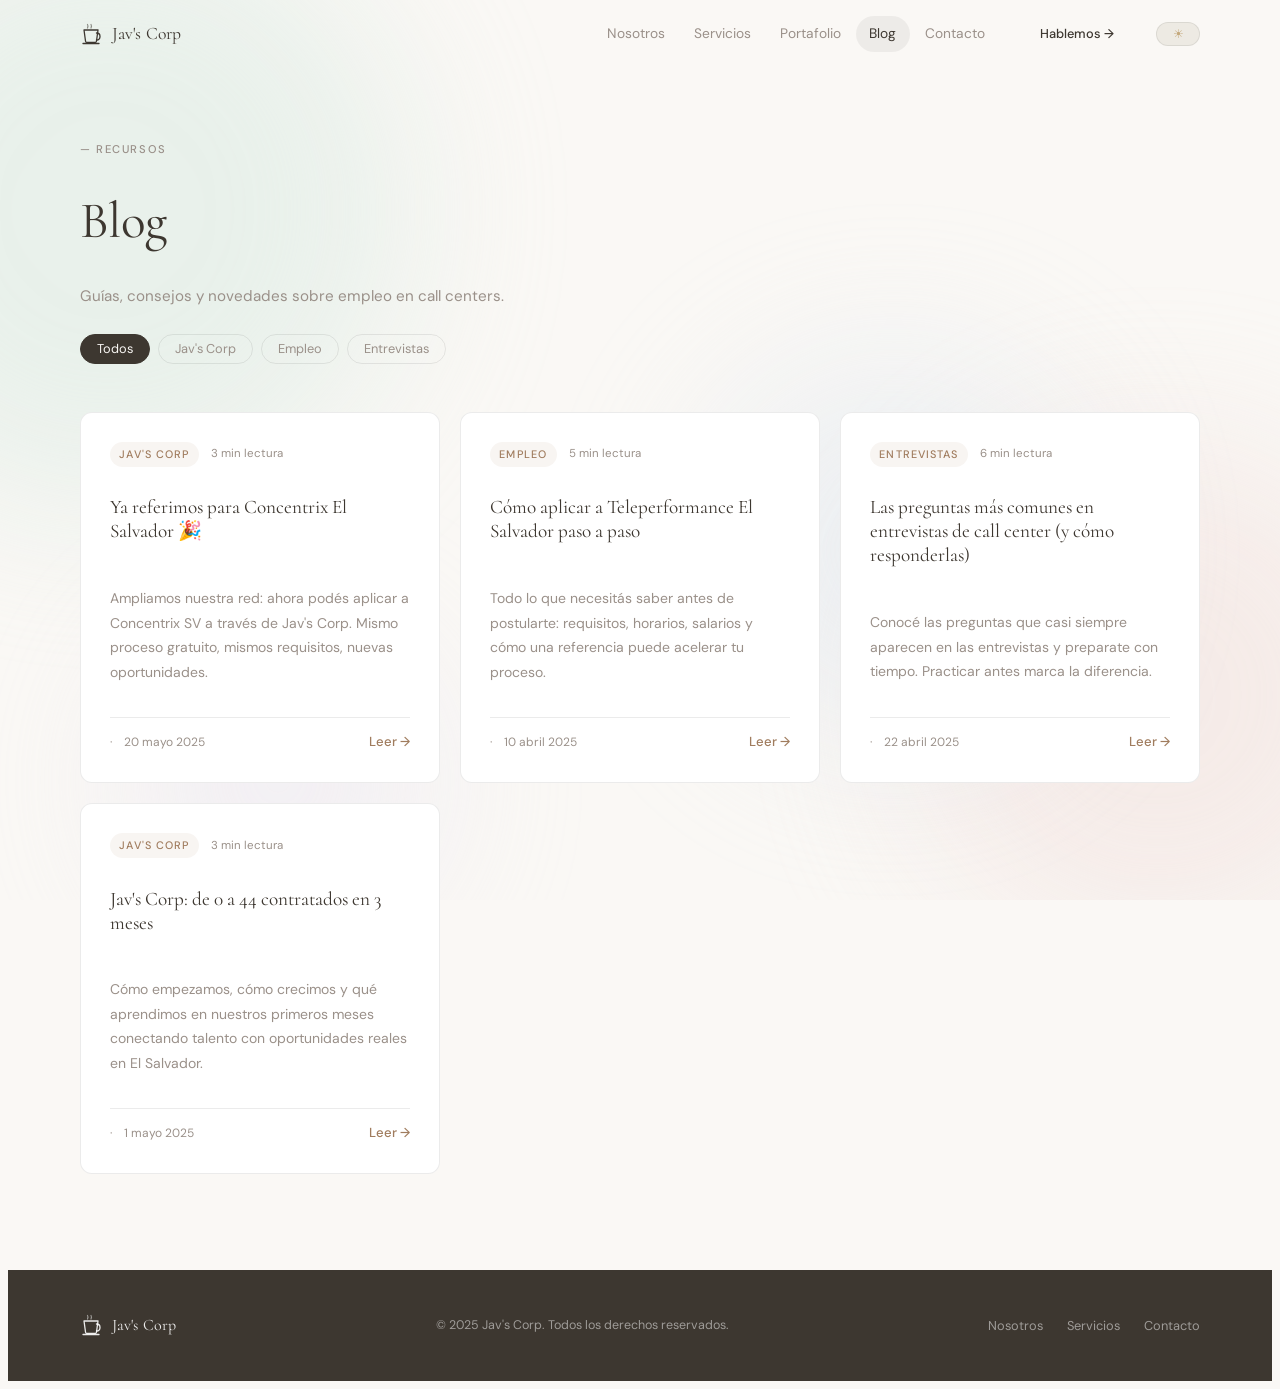
<file: blog.html>
<!DOCTYPE html>
<html lang="es">
<head>
  <meta charset="UTF-8" />
  <meta name="viewport" content="width=device-width, initial-scale=1.0" />
  <title>Blog — Jav's Corp</title>
  <meta name="description" content="Consejos, guías y noticias sobre empleo en call centers y Teleperformance El Salvador." />
  <link rel="icon" type="image/svg+xml" href="assets/icon-cup.svg" />
  <link rel="preconnect" href="https://fonts.googleapis.com" />
  <link rel="preconnect" href="https://fonts.gstatic.com" crossorigin />
  <link href="https://fonts.googleapis.com/css2?family=Cormorant:ital,wght@0,300;0,400;0,600;1,300&family=DM+Sans:wght@300;400;500&display=swap" rel="stylesheet" />
  <link rel="stylesheet" href="view/style.css" />
</head>
<body>

  <div id="bg-canvas" aria-hidden="true">
    <div class="bg-blob bg-blob--1"></div>
    <div class="bg-blob bg-blob--2"></div>
    <div class="bg-blob bg-blob--3"></div>
    <div class="bg-blob bg-blob--4"></div>
  </div>

  <nav id="main-nav" role="navigation">
    <div class="nav-inner">
      <a href="index.html" class="nav-logo">
        <svg class="nav-cup" viewBox="0 0 22 22" fill="none" xmlns="http://www.w3.org/2000/svg">
          <path d="M7.5 5 Q8.5 3 7.5 1.5" stroke="currentColor" stroke-width="1.2" stroke-linecap="round" opacity="0.55"/>
          <path d="M11 5 Q12 3 11 1.5" stroke="currentColor" stroke-width="1.2" stroke-linecap="round" opacity="0.55"/>
          <path d="M4 7 L5.5 18 Q5.5 19.5 7 19.5 L15 19.5 Q16.5 19.5 16.5 18 L18 7 Z" stroke="currentColor" stroke-width="1.3" stroke-linejoin="round" fill="none"/>
          <path d="M16.5 10 Q20 10 20 13.5 Q20 17 16.5 17" stroke="currentColor" stroke-width="1.3" stroke-linecap="round" fill="none"/>
          <line x1="3" y1="20.5" x2="19" y2="20.5" stroke="currentColor" stroke-width="1.3" stroke-linecap="round"/>
        </svg>
        <span class="nav-brand">Jav's Corp</span>
      </a>
      <div class="nav-links">
        <a href="index.html#sobre"      class="nav-link">Nosotros</a>
        <a href="index.html#servicios"  class="nav-link">Servicios</a>
        <a href="index.html#portafolio" class="nav-link">Portafolio</a>
        <a href="blog.html"             class="nav-link active">Blog</a>
        <a href="index.html#contacto"   class="nav-link">Contacto</a>
      </div>
      <a href="index.html#contacto" class="btn btn--sm nav-cta">Hablemos →</a>
      <button id="theme-toggle" class="theme-toggle" aria-label="Cambiar tema">
        <span class="theme-toggle__icon theme-toggle__sun">☀︎</span>
        <span class="theme-toggle__icon theme-toggle__moon">☽</span>
      </button>
      <button id="menu-toggle" class="menu-toggle" aria-label="Menú" aria-expanded="false">☰</button>
    </div>
    <div id="nav-drawer" class="nav-drawer">
      <a href="index.html#sobre"      class="nav-link">Nosotros</a>
      <a href="index.html#servicios"  class="nav-link">Servicios</a>
      <a href="index.html#portafolio" class="nav-link">Portafolio</a>
      <a href="blog.html"             class="nav-link active">Blog</a>
      <a href="index.html#contacto"   class="nav-link">Contacto</a>
    </div>
  </nav>

  <main id="blog-main"></main>

  <footer id="main-footer">
    <div class="footer-inner">
      <a href="index.html" class="footer-logo">
        <svg class="nav-cup" viewBox="0 0 22 22" fill="none" xmlns="http://www.w3.org/2000/svg">
          <path d="M7.5 5 Q8.5 3 7.5 1.5" stroke="currentColor" stroke-width="1.2" stroke-linecap="round" opacity="0.55"/>
          <path d="M11 5 Q12 3 11 1.5" stroke="currentColor" stroke-width="1.2" stroke-linecap="round" opacity="0.55"/>
          <path d="M4 7 L5.5 18 Q5.5 19.5 7 19.5 L15 19.5 Q16.5 19.5 16.5 18 L18 7 Z" stroke="currentColor" stroke-width="1.3" stroke-linejoin="round" fill="none"/>
          <path d="M16.5 10 Q20 10 20 13.5 Q20 17 16.5 17" stroke="currentColor" stroke-width="1.3" stroke-linecap="round" fill="none"/>
          <line x1="3" y1="20.5" x2="19" y2="20.5" stroke="currentColor" stroke-width="1.3" stroke-linecap="round"/>
        </svg>
        <span class="nav-brand">Jav's Corp</span>
      </a>
      <p class="footer-copy">&copy; 2025 Jav's Corp. Todos los derechos reservados.</p>
      <div class="footer-links">
        <a href="index.html#sobre">Nosotros</a>
        <a href="index.html#servicios">Servicios</a>
        <a href="index.html#contacto">Contacto</a>
      </div>
    </div>
  </footer>

  <script src="model/AppModel.js"></script>
  <script src="view/BlogView.js"></script>
  <script src="controller/BlogController.js"></script>
</body>
</html>
</file>
<file: view/style.css>
/* ═══════════════════════════════════════════════
   Jav's Corp — v3  Light Pastel
   Palette: warm cream · sage · dusty rose · sky
   ═══════════════════════════════════════════════ */

:root {
  --c-bg:        #faf8f5;
  --c-surface:   #f5f2ed;
  --c-surface-2: #edeae3;
  --c-border:    rgba(0,0,0,0.08);
  --c-border-2:  rgba(0,0,0,0.04);
  --c-text:      #3d3730;
  --c-muted:     #9a9089;
  --c-white:     #ffffff;

  /* Pastel accent palette */
  --c-sage:      #7fa89a;   /* sage green */
  --c-rose:      #c9867a;   /* dusty rose */
  --c-sky:       #7da8c4;   /* soft sky */
  --c-lavender:  #9b8fc0;   /* lavender */
  --c-sand:      #c4a97d;   /* warm sand */

  /* Pastel fills */
  --c-sage-light:    #e8f0ee;
  --c-rose-light:    #f5e8e6;
  --c-sky-light:     #e6eff5;
  --c-lavender-light:#efedf7;

  --font-display: 'Cormorant', serif;
  --font-body:    'DM Sans', sans-serif;

  --radius-sm: 6px;
  --radius-md: 12px;
  --radius-lg: 20px;
  --nav-h:     68px;
  --max-w:     1120px;
  --ease-out:  cubic-bezier(0.22, 1, 0.36, 1);
}

/* ─── DARK MODE VARIABLES ─── */
[data-theme="dark"] {
  --c-bg:        #0f0e0c;
  --c-surface:   #161410;
  --c-surface-2: #1e1b16;
  --c-border:    rgba(255,255,255,0.08);
  --c-border-2:  rgba(255,255,255,0.04);
  --c-text:      #e8e0d5;
  --c-muted:     #7a7168;
  --c-white:     #faf8f5;
  --c-sage-light:    rgba(127,168,154,0.12);
}

[data-theme="dark"] .bg-blob--1 { background: rgba(127,168,154,0.18); }
[data-theme="dark"] .bg-blob--2 { background: rgba(201,134,122,0.15); }
[data-theme="dark"] .bg-blob--3 { background: rgba(125,168,196,0.14); }
[data-theme="dark"] .bg-blob--4 { background: rgba(155,143,192,0.13); }

[data-theme="dark"] #main-nav.nav--scrolled {
  background: rgba(15,14,12,0.9);
}
[data-theme="dark"] .service-card,
[data-theme="dark"] .portfolio-card { background: var(--c-surface-2); }
[data-theme="dark"] #stats          { background: rgba(22,20,16,0.7); }
[data-theme="dark"] #sobre,
[data-theme="dark"] #portafolio     { background: rgba(15,14,12,0.5); }
[data-theme="dark"] #servicios,
[data-theme="dark"] #contacto       { background: rgba(22,20,16,0.7); }
[data-theme="dark"] .cta-band       { background: var(--c-surface-2); border-color: var(--c-border); }
[data-theme="dark"] .form-group input,
[data-theme="dark"] .form-group textarea { background: var(--c-surface); color: var(--c-text); }
[data-theme="dark"] #main-footer    { background: #080806; }

/* smooth theme transition on every element */
body, body * {
  transition:
    background-color 0.35s ease,
    border-color 0.35s ease,
    color 0.2s ease;
}

/* ─── THEME TOGGLE ─── */
.theme-toggle {
  width: 44px; height: 24px;
  background: var(--c-surface-2);
  border: 1px solid var(--c-border);
  border-radius: 100px;
  cursor: pointer;
  position: relative;
  display: flex;
  align-items: center;
  justify-content: center;
  overflow: hidden;
  flex-shrink: 0;
  transition: background 0.3s, border-color 0.3s;
}
.theme-toggle:hover { border-color: var(--c-sage); }
.theme-toggle__icon {
  position: absolute;
  font-size: 0.75rem;
  line-height: 1;
  transition: transform 0.4s var(--ease-out), opacity 0.35s;
}
.theme-toggle__sun  { transform: translateY(0);    opacity: 1; color: var(--c-sand); }
.theme-toggle__moon { transform: translateY(20px); opacity: 0; color: var(--c-lavender); }

[data-theme="dark"] .theme-toggle__sun  { transform: translateY(-20px); opacity: 0; }
[data-theme="dark"] .theme-toggle__moon { transform: translateY(0);     opacity: 1; }


html { scroll-behavior: smooth; }

body {
  font-family: var(--font-body);
  background: var(--c-bg);
  color: var(--c-text);
  line-height: 1.7;
  overflow-x: hidden;
}

a { color: inherit; text-decoration: none; }

/* ─── ANIMATED BACKGROUND CANVAS ─── */
#bg-canvas {
  position: fixed;
  inset: 0;
  z-index: 0;
  pointer-events: none;
  overflow: hidden;
}
.bg-blob {
  position: absolute;
  border-radius: 50%;
  filter: blur(80px);
  opacity: 0.45;
  transition: transform 0.8s var(--ease-out), opacity 0.8s;
  will-change: transform;
}
.bg-blob--1 {
  width: 600px; height: 600px;
  background: #d4e8df;
  top: -10%; left: -15%;
  animation: float-1 14s ease-in-out infinite alternate;
}
.bg-blob--2 {
  width: 500px; height: 500px;
  background: #f0dcd9;
  bottom: -5%; right: -10%;
  animation: float-2 17s ease-in-out infinite alternate;
}
.bg-blob--3 {
  width: 380px; height: 380px;
  background: #dde6f0;
  top: 40%; left: 55%;
  animation: float-3 20s ease-in-out infinite alternate;
}
.bg-blob--4 {
  width: 300px; height: 300px;
  background: #e8e4f2;
  top: 70%; left: 10%;
  animation: float-4 12s ease-in-out infinite alternate;
}
@keyframes float-1 { from { transform: translate(0,0) scale(1); }    to { transform: translate(40px, 30px) scale(1.1); } }
@keyframes float-2 { from { transform: translate(0,0) scale(1); }    to { transform: translate(-30px, -40px) scale(1.08); } }
@keyframes float-3 { from { transform: translate(0,0) scale(1); }    to { transform: translate(-50px, 20px) scale(0.95); } }
@keyframes float-4 { from { transform: translate(0,0) scale(1); }    to { transform: translate(30px, -30px) scale(1.05); } }

/* All sections sit above the fixed canvas */
body > * { position: relative; z-index: 1; }

/* ─── TYPOGRAPHY ─── */
.section-title {
  font-family: var(--font-display);
  font-size: clamp(2rem, 4.5vw, 3.2rem);
  font-weight: 400;
  line-height: 1.1;
  color: var(--c-text);
  letter-spacing: -0.01em;
}
.section-title em { font-style: italic; color: #a07c5e; }
[data-theme="dark"] .section-title em { color: #c4a07a; }
.eyebrow {
  font-size: 0.7rem;
  font-weight: 500;
  letter-spacing: 0.14em;
  text-transform: uppercase;
  color: var(--c-muted);
  display: block;
  margin-bottom: 1rem;
}
.body-text { font-size: 1rem; color: var(--c-muted); max-width: 520px; line-height: 1.85; }
.text-link {
  font-size: 0.9rem;
  font-weight: 500;
  color: var(--c-sage);
  display: inline-flex;
  align-items: center;
  gap: 0.3rem;
  margin-top: 1.5rem;
  transition: gap 0.25s;
}
.text-link:hover { gap: 0.6rem; }

/* ─── BUTTONS ─── */
.btn {
  display: inline-flex;
  align-items: center;
  gap: 0.4rem;
  padding: 0.75rem 1.7rem;
  border-radius: 100px;
  font-family: var(--font-body);
  font-size: 0.88rem;
  font-weight: 500;
  cursor: pointer;
  border: none;
  transition: transform 0.25s var(--ease-out), box-shadow 0.25s;
  white-space: nowrap;
}
.btn:hover  { transform: translateY(-2px); }
.btn:active { transform: translateY(0); }

.btn--primary {
  background: var(--c-sage);
  color: #fff;
  box-shadow: 0 4px 20px rgba(127,168,154,0.3);
}
.btn--primary:hover { box-shadow: 0 8px 30px rgba(127,168,154,0.4); }

.btn--ghost {
  background: transparent;
  color: var(--c-text);
  border: 1px solid var(--c-border);
}
.btn--ghost:hover { background: rgba(0,0,0,0.04); border-color: rgba(0,0,0,0.14); }

.btn--white {
  background: var(--c-text);
  color: #fff;
}
.btn--sm { padding: 0.45rem 1.1rem; font-size: 0.8rem; }

/* ─── NAV ─── */
#main-nav {
  position: fixed;
  top: 0; left: 0; right: 0;
  z-index: 1000;
  transition: background 0.4s, transform 0.3s var(--ease-out);
}
#main-nav.nav--scrolled {
  background: rgba(250,248,245,0.88);
  backdrop-filter: blur(16px);
  -webkit-backdrop-filter: blur(16px);
  border-bottom: 1px solid var(--c-border);
}
#main-nav.nav--hidden { transform: translateY(-100%); }

.nav-inner {
  max-width: var(--max-w);
  margin: 0 auto;
  height: var(--nav-h);
  display: flex;
  align-items: center;
  padding: 0 2rem;
  gap: 1.5rem;
}
.nav-logo { margin-right: auto; display: flex; align-items: center; gap: 0.6rem; color: var(--c-text); }
.nav-cup  { width: 22px; height: 22px; flex-shrink: 0; color: var(--c-text); }
.nav-brand {
  font-family: var(--font-display);
  font-size: 1.1rem;
  font-weight: 400;
  letter-spacing: 0.01em;
  color: var(--c-text);
}

/* ─── WHATSAPP BUTTON ─── */
.btn-whatsapp {
  position: relative;
  display: inline-flex;
  align-items: center;
  gap: 0.65rem;
  margin-top: 1.8rem;
  padding: 0.85rem 1.6rem;
  background: #25d366;
  color: #fff;
  border-radius: 100px;
  font-family: var(--font-body);
  font-size: 0.9rem;
  font-weight: 500;
  overflow: hidden;
  cursor: pointer;
  box-shadow: 0 4px 24px rgba(37,211,102,0.28);
  transition: transform 0.25s var(--ease-out), box-shadow 0.25s;
  text-decoration: none;
}
.btn-whatsapp:hover {
  transform: translateY(-3px);
  box-shadow: 0 8px 36px rgba(37,211,102,0.38);
}
.btn-whatsapp:active { transform: scale(0.97); }

/* Pulse ring around button */
.btn-whatsapp::before {
  content: '';
  position: absolute;
  inset: 0;
  border-radius: 100px;
  border: 2px solid #25d366;
  opacity: 0;
  animation: wa-pulse 2.5s ease-out infinite;
}
@keyframes wa-pulse {
  0%   { transform: scale(1);    opacity: 0.6; }
  70%  { transform: scale(1.12); opacity: 0; }
  100% { transform: scale(1.12); opacity: 0; }
}

/* Ripple on click */
.wa-ripple {
  position: absolute;
  width: 0; height: 0;
  border-radius: 50%;
  background: rgba(255,255,255,0.35);
  transform: translate(-50%, -50%);
  pointer-events: none;
}
.wa-ripple.ripple-go {
  animation: wa-ripple 0.55s ease-out forwards;
}
@keyframes wa-ripple {
  to { width: 280px; height: 280px; opacity: 0; }
}

.wa-icon { display: flex; align-items: center; flex-shrink: 0; }

.nav-links { display: flex; gap: 0.1rem; }
.nav-link {
  padding: 0.4rem 0.85rem;
  font-size: 0.86rem;
  color: var(--c-muted);
  border-radius: 100px;
  transition: color 0.2s, background 0.2s;
}
.nav-link:hover, .nav-link.active {
  color: var(--c-text);
  background: rgba(0,0,0,0.05);
}
.menu-toggle {
  display: none;
  background: none;
  border: 1px solid var(--c-border);
  color: var(--c-text);
  font-size: 1rem;
  padding: 0.4rem 0.7rem;
  border-radius: var(--radius-sm);
  cursor: pointer;
}
.nav-drawer {
  display: none;
  position: fixed;
  inset: var(--nav-h) 0 0 0;
  background: rgba(250,248,245,0.97);
  backdrop-filter: blur(16px);
  padding: 2rem;
  flex-direction: column;
  gap: 0.25rem;
  transform: translateX(100%);
  transition: transform 0.35s var(--ease-out);
  z-index: 999;
}
.nav-drawer .nav-link { font-size: 1.2rem; padding: 0.75rem 1rem; }
.nav-drawer.drawer--open { transform: translateX(0); }

/* ─── LAYOUT ─── */
.section-inner { max-width: var(--max-w); margin: 0 auto; padding: 6rem 2rem; }
.section-inner--split { display: grid; grid-template-columns: 180px 1fr; gap: 4rem; align-items: start; }
.section-header { margin-bottom: 3rem; }

/* ─── SCROLL ANIMATIONS ─── */
[data-animate] {
  opacity: 0;
  transform: translateY(22px);
  transition: opacity 0.7s var(--ease-out), transform 0.7s var(--ease-out);
}
[data-animate].is-visible { opacity: 1; transform: translateY(0); }

/* ─── HERO ─── */
#hero {
  min-height: 100svh;
  display: flex;
  align-items: center;
  justify-content: center;
  padding: calc(var(--nav-h) + 3rem) 2rem 6rem;
  background: transparent;
}
.hero-content {
  position: relative;
  z-index: 1;
  max-width: 760px;
  text-align: center;
}
.hero-badge {
  display: inline-block;
  padding: 0.35rem 1rem;
  background: var(--c-sage-light);
  border: 1px solid rgba(127,168,154,0.25);
  border-radius: 100px;
  font-size: 0.72rem;
  font-weight: 500;
  letter-spacing: 0.12em;
  text-transform: uppercase;
  color: var(--c-sage);
  margin-bottom: 2rem;
}
.hero-title {
  font-family: var(--font-display);
  font-size: clamp(3rem, 10vw, 7rem);
  font-weight: 300;
  line-height: 0.95;
  letter-spacing: -0.03em;
  color: var(--c-text);
  margin-bottom: 1.4rem;
}
.hero-tagline {
  font-size: clamp(1rem, 2vw, 1.2rem);
  color: var(--c-muted);
  margin-bottom: 2.5rem;
  max-width: 480px;
  margin-left: auto;
  margin-right: auto;
}
.hero-actions { display: flex; gap: 0.75rem; justify-content: center; flex-wrap: wrap; }

.hero-animate { opacity: 0; transform: translateY(16px); }
.hero-animate--play { animation: hero-in 0.75s var(--ease-out) both; }
@keyframes hero-in { to { opacity: 1; transform: translateY(0); } }

/* ─── STATS ─── */
#stats {
  background: rgba(255,255,255,0.6);
  backdrop-filter: blur(8px);
  border-top: 1px solid var(--c-border);
  border-bottom: 1px solid var(--c-border);
}
#stats .section-inner { padding: 3rem 2rem; }
.stats-grid { display: grid; grid-template-columns: repeat(auto-fit, minmax(150px, 1fr)); }
.stat-card {
  display: flex;
  flex-direction: column;
  align-items: center;
  padding: 2rem 1rem;
  border-right: 1px solid var(--c-border);
  transition: background 0.25s;
}
.stat-card:last-child { border-right: none; }
.stat-card:hover { background: rgba(0,0,0,0.02); }
.stat-value {
  font-family: var(--font-display);
  font-size: 2.6rem;
  font-weight: 400;
  color: var(--c-sage);
  line-height: 1;
  margin-bottom: 0.4rem;
}
.stat-label { font-size: 0.78rem; color: var(--c-muted); text-align: center; }

/* ─── SOBRE ─── */
#sobre {
  background: rgba(255,255,255,0.5);
  backdrop-filter: blur(6px);
}
.split-label { padding-top: 0.4rem; }

/* ─── SERVICIOS ─── */
#servicios {
  background: rgba(255,255,255,0.7);
  backdrop-filter: blur(8px);
}
.services-grid {
  display: grid;
  grid-template-columns: repeat(auto-fit, minmax(290px, 1fr));
  gap: 1.5rem;
}
.service-card {
  background: #fff;
  border: 1px solid var(--c-border);
  border-radius: var(--radius-lg);
  padding: 2rem;
  transition: transform 0.3s var(--ease-out), box-shadow 0.3s;
}
.service-card:hover {
  transform: translateY(-4px);
  box-shadow: 0 16px 48px rgba(0,0,0,0.08);
}
.service-icon {
  display: block;
  font-size: 1.3rem;
  color: var(--c-sage);
  margin-bottom: 1rem;
}
.service-title { font-family: var(--font-display); font-size: 1.25rem; font-weight: 400; color: var(--c-text); margin-bottom: 0.6rem; }
.service-desc { font-size: 0.88rem; color: var(--c-muted); line-height: 1.75; }

/* ─── CTA BAND ─── */
.cta-band {
  background: var(--c-surface-2);
  border-top: 1px solid var(--c-border);
  border-bottom: 1px solid var(--c-border);
  position: relative;
  overflow: hidden;
}
.cta-band::before {
  content: '';
  position: absolute;
  inset: 0;
  background: radial-gradient(ellipse 50% 70% at 90% 50%, rgba(127,168,154,0.08), transparent);
  pointer-events: none;
}
.cta-band-inner {
  max-width: var(--max-w);
  margin: 0 auto;
  padding: 4rem 2rem;
  display: flex;
  align-items: center;
  justify-content: space-between;
  gap: 2rem;
  flex-wrap: wrap;
  position: relative;
  z-index: 1;
}
.cta-band-text {
  font-family: var(--font-display);
  font-size: clamp(1.4rem, 2.8vw, 2.2rem);
  font-weight: 400;
  color: var(--c-text);
  max-width: 520px;
}

/* ─── PORTFOLIO ─── */
#portafolio { background: rgba(255,255,255,0.5); backdrop-filter: blur(6px); }
.portfolio-grid {
  display: grid;
  grid-template-columns: repeat(4, 1fr);
  gap: 1.25rem;
}
@media (max-width: 900px) {
  .portfolio-grid { grid-template-columns: repeat(2, 1fr); }
}
@media (max-width: 480px) {
  .portfolio-grid { grid-template-columns: 1fr; }
}
.portfolio-card {
  position: relative;
  background: #fff;
  border: 1px solid var(--c-border);
  border-radius: var(--radius-md);
  padding: 1.8rem;
  overflow: hidden;
  transition: transform 0.3s var(--ease-out), box-shadow 0.3s;
  display: flex;
  flex-direction: column;
  justify-content: space-between;
  gap: 0.75rem;
}
.portfolio-card:hover {
  transform: translateY(-5px);
  box-shadow: 0 12px 40px rgba(0,0,0,0.1);
}
.portfolio-accent { position: absolute; top: 0; left: 0; right: 0; height: 3px; }
.portfolio-category { font-size: 0.7rem; letter-spacing: 0.1em; text-transform: uppercase; color: var(--c-muted); display: block; margin-bottom: 0.6rem; }
.portfolio-client { font-family: var(--font-display); font-size: 1.35rem; font-weight: 400; color: var(--c-text); margin-bottom: 1rem; }
.portfolio-result {
  display: inline-block;
  padding: 0.3rem 0.9rem;
  background: var(--c-surface);
  border-radius: 100px;
  font-size: 0.8rem;
  color: var(--c-text);
  font-weight: 500;
  white-space: nowrap;
  overflow: hidden;
  text-overflow: ellipsis;
  max-width: 100%;
}

/* ─── CONTACTO ─── */
#contacto {
  background: rgba(255,255,255,0.7);
  backdrop-filter: blur(8px);
}
.section-inner--contact { display: grid; grid-template-columns: 1fr 1.4fr; gap: 5rem; align-items: start; }
.contact-details { margin-top: 2rem; display: flex; flex-direction: column; gap: 0.75rem; }
.contact-item { font-size: 0.92rem; color: var(--c-muted); display: block; transition: color 0.2s; }
a.contact-item:hover { color: var(--c-sage); }

.contact-form { display: flex; flex-direction: column; gap: 1.1rem; }
.form-group { display: flex; flex-direction: column; gap: 0.4rem; }
.form-group label { font-size: 0.75rem; font-weight: 500; color: var(--c-muted); letter-spacing: 0.07em; text-transform: uppercase; }
.form-group input,
.form-group textarea {
  background: #fff;
  border: 1px solid var(--c-border);
  border-radius: var(--radius-sm);
  color: var(--c-text);
  font-family: var(--font-body);
  font-size: 0.92rem;
  padding: 0.75rem 1rem;
  transition: border-color 0.2s, box-shadow 0.2s;
  resize: vertical;
  outline: none;
}
.form-group input::placeholder,
.form-group textarea::placeholder { color: rgba(154,144,137,0.5); }
.form-group input:focus,
.form-group textarea:focus {
  border-color: var(--c-sage);
  box-shadow: 0 0 0 3px rgba(127,168,154,0.12);
}
.form-btn { align-self: flex-start; cursor: pointer; }
.form-btn:disabled { opacity: 0.5; cursor: wait; }

/* ─── TOAST ─── */
.toast {
  position: fixed;
  bottom: 2rem; right: 2rem;
  background: var(--c-text);
  border-radius: var(--radius-md);
  padding: 0.9rem 1.4rem;
  font-size: 0.88rem;
  color: #fff;
  z-index: 2000;
  opacity: 0;
  transform: translateY(8px);
  transition: opacity 0.3s, transform 0.3s var(--ease-out);
  max-width: 320px;
  box-shadow: 0 8px 30px rgba(0,0,0,0.2);
}
.toast--visible { opacity: 1; transform: translateY(0); }
.toast--error   { background: #c0615a; }

/* ─── FOOTER ─── */
#main-footer {
  background: var(--c-text);
}
.footer-inner {
  max-width: var(--max-w);
  margin: 0 auto;
  padding: 2rem;
  display: flex;
  align-items: center;
  justify-content: space-between;
  gap: 1rem;
  flex-wrap: wrap;
}
.footer-logo { display: flex; align-items: center; gap: 0.6rem; color: rgba(255,255,255,0.9); }
.footer-logo .nav-cup { color: rgba(255,255,255,0.9); }
.footer-logo .nav-brand { font-family: var(--font-display); font-size: 1rem; font-weight: 400; color: rgba(255,255,255,0.9); }
.footer-copy { font-size: 0.78rem; color: rgba(255,255,255,0.5); }
.footer-links { display: flex; gap: 1.5rem; }
.footer-links a { font-size: 0.8rem; color: rgba(255,255,255,0.5); transition: color 0.2s; }
.footer-links a:hover { color: #fff; }

/* ─── RESPONSIVE ─── */
@media (max-width: 900px) {
  .section-inner--split   { grid-template-columns: 1fr; gap: 1.5rem; }
  .section-inner--contact { grid-template-columns: 1fr; gap: 3rem; }
  .split-label { display: none; }
}
@media (max-width: 768px) {
  .nav-links, .nav-cta { display: none; }
  .menu-toggle { display: block; }
  .nav-drawer  { display: flex; }
  .cta-band-inner { flex-direction: column; text-align: center; }
  .footer-inner   { flex-direction: column; text-align: center; }
}
@media (max-width: 480px) {
  .stats-grid { grid-template-columns: repeat(2, 1fr); }
  .stat-card:nth-child(2n) { border-right: none; }
  .stat-card { border-bottom: 1px solid var(--c-border); }
}

@media (prefers-reduced-motion: reduce) {
  *, *::before, *::after { animation-duration: 0.01ms !important; transition-duration: 0.01ms !important; }
}

/* ─── NAV LOGO INLINE SVG ─── */
.nav-logo-svg {
  height: 32px;
  width: auto;
  color: var(--c-text);
  display: block;
}
.footer-logo-svg {
  height: 28px;
  width: auto;
  color: rgba(255,255,255,0.75);
  display: block;
}
.footer-logo:hover .footer-logo-svg { color: #fff; }

/* ─── WHATSAPP BUTTON ─── */
.btn-whatsapp {
  position: relative;
  display: inline-flex;
  align-items: center;
  gap: 0.6rem;
  margin-top: 1.8rem;
  padding: 0.85rem 1.6rem;
  background: #25d366;
  color: #fff;
  border-radius: 100px;
  font-family: var(--font-body);
  font-size: 0.9rem;
  font-weight: 500;
  overflow: hidden;
  transition: transform 0.25s var(--ease-out), box-shadow 0.25s, background 0.2s;
  box-shadow: 0 4px 20px rgba(37,211,102,0.3);
  cursor: pointer;
  text-decoration: none;
  -webkit-tap-highlight-color: transparent;
}
.btn-whatsapp:hover {
  transform: translateY(-3px);
  box-shadow: 0 8px 30px rgba(37,211,102,0.4);
  background: #20c45e;
}
.btn-whatsapp:active { transform: scale(0.96); }

/* Ripple */
.wa-ripple {
  position: absolute;
  inset: 0;
  border-radius: inherit;
  pointer-events: none;
}
.btn-whatsapp.is-clicking .wa-ripple::after {
  content: '';
  position: absolute;
  top: 50%; left: 50%;
  width: 10px; height: 10px;
  background: rgba(255,255,255,0.5);
  border-radius: 50%;
  transform: translate(-50%, -50%) scale(0);
  animation: wa-ripple 0.55s var(--ease-out) forwards;
}
@keyframes wa-ripple {
  to { transform: translate(-50%, -50%) scale(22); opacity: 0; }
}

.wa-icon { display: flex; align-items: center; flex-shrink: 0; }
.wa-icon svg { display: block; }

/* Pulse dot indicating "online" */
.btn-whatsapp::before {
  content: '';
  position: absolute;
  top: 10px; right: 14px;
  width: 7px; height: 7px;
  background: #fff;
  border-radius: 50%;
  opacity: 0.8;
  animation: wa-pulse 2s ease-in-out infinite;
}
@keyframes wa-pulse {
  0%, 100% { transform: scale(1); opacity: 0.8; }
  50%       { transform: scale(1.4); opacity: 0.4; }
}

/* ═══════════════════════════════════════════════
   BLOG STYLES
   ═══════════════════════════════════════════════ */

/* ─── Blog section (index) ─── */
#blog { background: rgba(255,255,255,0.5); backdrop-filter: blur(6px); }
[data-theme="dark"] #blog { background: rgba(15,14,12,0.5); }

.blog-grid {
  display: grid;
  grid-template-columns: repeat(auto-fit, minmax(300px, 1fr));
  gap: 1.5rem;
  margin-bottom: 2.5rem;
}
.blog-footer { text-align: center; margin-top: 1rem; }

/* ─── Blog card ─── */
.blog-card {
  background: #fff;
  border: 1px solid var(--c-border);
  border-radius: var(--radius-lg);
  padding: 2rem;
  display: flex;
  flex-direction: column;
  gap: 0.75rem;
  transition: transform 0.3s var(--ease-out), box-shadow 0.3s;
}
[data-theme="dark"] .blog-card { background: var(--c-surface-2); }
.blog-card:hover {
  transform: translateY(-4px);
  box-shadow: 0 12px 40px rgba(0,0,0,0.08);
}
.blog-card--featured {
  border-color: rgba(160,124,94,0.25);
}

.blog-card-meta {
  display: flex;
  align-items: center;
  gap: 0.75rem;
  flex-wrap: wrap;
}
.blog-tag {
  display: inline-block;
  padding: 0.2rem 0.7rem;
  background: var(--c-surface-2);
  border-radius: 100px;
  font-size: 0.7rem;
  font-weight: 500;
  letter-spacing: 0.06em;
  text-transform: uppercase;
  color: var(--c-muted);
}
[data-theme="dark"] .blog-tag { background: rgba(255,255,255,0.06); }
.blog-date, .blog-read {
  font-size: 0.75rem;
  color: var(--c-muted);
}
.blog-date::before { content: '·'; margin-right: 0.75rem; }

.blog-card-title {
  font-family: var(--font-display);
  font-size: 1.3rem;
  font-weight: 400;
  line-height: 1.2;
  color: var(--c-text);
}
.blog-card-excerpt {
  font-size: 0.88rem;
  color: var(--c-muted);
  line-height: 1.75;
  flex: 1;
}
.blog-card-link {
  font-size: 0.85rem;
  font-weight: 500;
  color: #a07c5e;
  margin-top: auto;
  display: inline-flex;
  align-items: center;
  gap: 0.3rem;
  transition: gap 0.25s;
}
.blog-card-link:hover { gap: 0.6rem; }

/* ─── Blog page header ─── */
.blog-page-header {
  padding-bottom: 2rem;
  padding-top: calc(var(--nav-h) + 4rem);
}

/* ─── Article page ─── */
.article-page {
  padding-top: calc(var(--nav-h) + 4rem);
  max-width: 720px;
}
.article-back {
  display: inline-block;
  font-size: 0.85rem;
  color: var(--c-muted);
  margin-bottom: 2rem;
  transition: color 0.2s;
}
.article-back:hover { color: var(--c-text); }

.article-meta {
  display: flex;
  align-items: center;
  gap: 0.75rem;
  flex-wrap: wrap;
  margin-bottom: 1.2rem;
}
.article-title {
  font-family: var(--font-display);
  font-size: clamp(2rem, 5vw, 3rem);
  font-weight: 400;
  line-height: 1.1;
  color: var(--c-text);
  letter-spacing: -0.02em;
  margin-bottom: 1rem;
}
.article-excerpt {
  font-size: 1.05rem;
  color: var(--c-muted);
  line-height: 1.8;
  margin-bottom: 2rem;
}
.article-divider {
  border: none;
  border-top: 1px solid var(--c-border);
  margin-bottom: 2.5rem;
}

/* ─── Article body (prose) ─── */
.prose { color: var(--c-text); line-height: 1.85; font-size: 1rem; }
.prose p  { margin-bottom: 1.4rem; }
.prose h2 {
  font-family: var(--font-display);
  font-size: 1.6rem;
  font-weight: 400;
  color: var(--c-text);
  margin: 2.5rem 0 1rem;
  letter-spacing: -0.01em;
}
.prose ul {
  list-style: none;
  margin-bottom: 1.4rem;
  display: flex;
  flex-direction: column;
  gap: 0.5rem;
}
.prose ul li::before {
  content: '—';
  color: #a07c5e;
  margin-right: 0.75rem;
  font-family: var(--font-display);
}
.prose ul li { color: var(--c-text); }

/* ─── Article CTA ─── */
.article-cta {
  margin-top: 3.5rem;
  padding: 2rem;
  background: var(--c-surface);
  border: 1px solid var(--c-border);
  border-radius: var(--radius-lg);
  display: flex;
  align-items: center;
  justify-content: space-between;
  gap: 1.5rem;
  flex-wrap: wrap;
}
[data-theme="dark"] .article-cta { background: var(--c-surface-2); }
.article-cta p {
  font-family: var(--font-display);
  font-size: 1.2rem;
  font-weight: 400;
  color: var(--c-text);
}

/* ─── BLOG SECTION ─── */
#blog { background: rgba(255,255,255,0.5); backdrop-filter: blur(6px); }
.blog-grid {
  display: grid;
  grid-template-columns: repeat(auto-fit, minmax(300px, 1fr));
  gap: 1.25rem;
  margin-bottom: 2.5rem;
}
.blog-card {
  background: #fff;
  border: 1px solid var(--c-border);
  border-radius: var(--radius-md);
  padding: 1.8rem;
  display: flex;
  flex-direction: column;
  gap: 0.8rem;
  transition: transform 0.3s var(--ease-out), box-shadow 0.3s;
}
.blog-card:hover {
  transform: translateY(-4px);
  box-shadow: 0 12px 40px rgba(0,0,0,0.08);
}
.blog-card--featured {
  border-color: rgba(160,124,94,0.2);
  background: linear-gradient(135deg, #fff 80%, rgba(160,124,94,0.04));
}
.blog-card-meta {
  display: flex;
  align-items: center;
  gap: 0.75rem;
}
.blog-tag {
  font-size: 0.68rem;
  font-weight: 500;
  letter-spacing: 0.1em;
  text-transform: uppercase;
  color: #a07c5e;
  background: rgba(160,124,94,0.08);
  padding: 0.2rem 0.6rem;
  border-radius: 100px;
}
.blog-read {
  font-size: 0.72rem;
  color: var(--c-muted);
}
.blog-card-title {
  font-family: var(--font-display);
  font-size: 1.2rem;
  font-weight: 400;
  color: var(--c-text);
  line-height: 1.25;
}
.blog-card-excerpt {
  font-size: 0.875rem;
  color: var(--c-muted);
  line-height: 1.75;
  flex: 1;
}
.blog-card-footer {
  display: flex;
  align-items: center;
  justify-content: space-between;
  margin-top: 0.4rem;
  padding-top: 0.8rem;
  border-top: 1px solid var(--c-border);
}
.blog-date { font-size: 0.75rem; color: var(--c-muted); }
.blog-link {
  font-size: 0.82rem;
  font-weight: 500;
  color: #a07c5e;
  transition: letter-spacing 0.2s;
}
.blog-link:hover { letter-spacing: 0.04em; }
.blog-footer { text-align: center; margin-top: 1rem; }

/* dark mode blog */
[data-theme="dark"] #blog        { background: rgba(15,14,12,0.5); }
[data-theme="dark"] .blog-card   { background: var(--c-surface-2); }
[data-theme="dark"] .blog-card--featured { background: var(--c-surface-2); }

/* ─── BLOG PAGE (blog.html) ─── */
.blog-page-header {
  max-width: var(--max-w);
  margin: 0 auto;
  padding: calc(var(--nav-h) + 4rem) 2rem 3rem;
}
.blog-page-grid {
  max-width: var(--max-w);
  margin: 0 auto;
  padding: 0 2rem 6rem;
  display: grid;
  grid-template-columns: repeat(auto-fit, minmax(300px, 1fr));
  gap: 1.25rem;
}
.blog-filter-bar {
  display: flex;
  gap: 0.5rem;
  flex-wrap: wrap;
  margin-top: 1.5rem;
}
.filter-btn {
  padding: 0.35rem 1rem;
  border-radius: 100px;
  border: 1px solid var(--c-border);
  background: transparent;
  font-family: var(--font-body);
  font-size: 0.8rem;
  color: var(--c-muted);
  cursor: pointer;
  transition: background 0.2s, color 0.2s, border-color 0.2s;
}
.filter-btn:hover,
.filter-btn.active {
  background: var(--c-text);
  color: var(--c-bg);
  border-color: var(--c-text);
}

/* ─── ARTICLE PAGE ─── */
.article-wrap {
  max-width: 680px;
  margin: 0 auto;
  padding: calc(var(--nav-h) + 4rem) 2rem 6rem;
}
.article-back {
  display: inline-flex;
  align-items: center;
  gap: 0.4rem;
  font-size: 0.82rem;
  color: var(--c-muted);
  margin-bottom: 2.5rem;
  transition: color 0.2s;
}
.article-back:hover { color: var(--c-text); }
.article-tag {
  display: inline-block;
  font-size: 0.7rem;
  font-weight: 500;
  letter-spacing: 0.1em;
  text-transform: uppercase;
  color: #a07c5e;
  background: rgba(160,124,94,0.08);
  padding: 0.25rem 0.75rem;
  border-radius: 100px;
  margin-bottom: 1.2rem;
}
.article-title {
  font-family: var(--font-display);
  font-size: clamp(2rem, 5vw, 3rem);
  font-weight: 400;
  line-height: 1.1;
  color: var(--c-text);
  margin-bottom: 1rem;
}
.article-meta {
  display: flex;
  gap: 1.2rem;
  font-size: 0.78rem;
  color: var(--c-muted);
  margin-bottom: 3rem;
  padding-bottom: 2rem;
  border-bottom: 1px solid var(--c-border);
}
.article-body { color: var(--c-text); line-height: 1.85; font-size: 1rem; }
.article-body h2 {
  font-family: var(--font-display);
  font-size: 1.5rem;
  font-weight: 400;
  color: var(--c-text);
  margin: 2.5rem 0 0.75rem;
}
.article-body p  { margin-bottom: 1.2rem; color: var(--c-muted); }
.article-body ul { margin: 0 0 1.2rem 1.4rem; }
.article-body li { margin-bottom: 0.4rem; color: var(--c-muted); }
.article-cta {
  margin-top: 3rem;
  padding: 2rem;
  background: var(--c-surface);
  border-radius: var(--radius-md);
  border: 1px solid var(--c-border);
  text-align: center;
}
.article-cta p {
  font-family: var(--font-display);
  font-size: 1.2rem;
  color: var(--c-text) !important;
  margin-bottom: 1rem;
}
</file>
